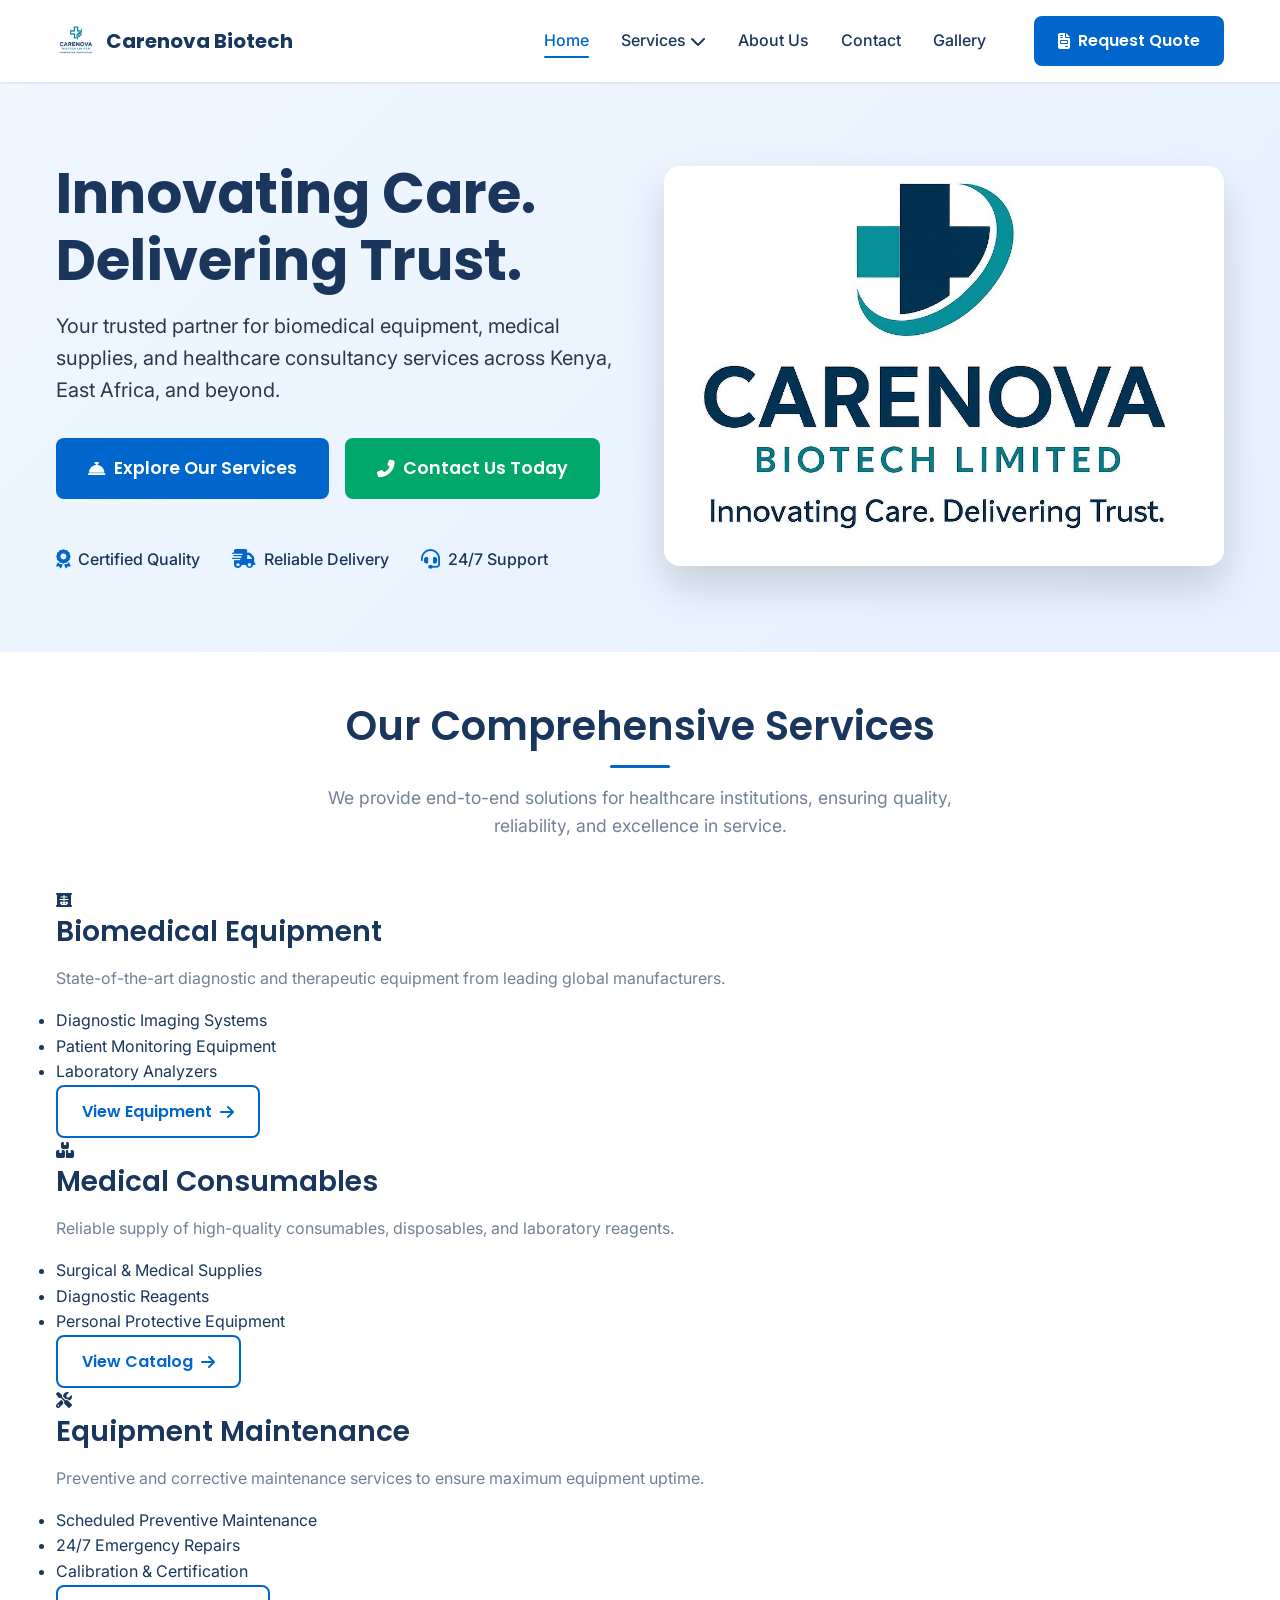
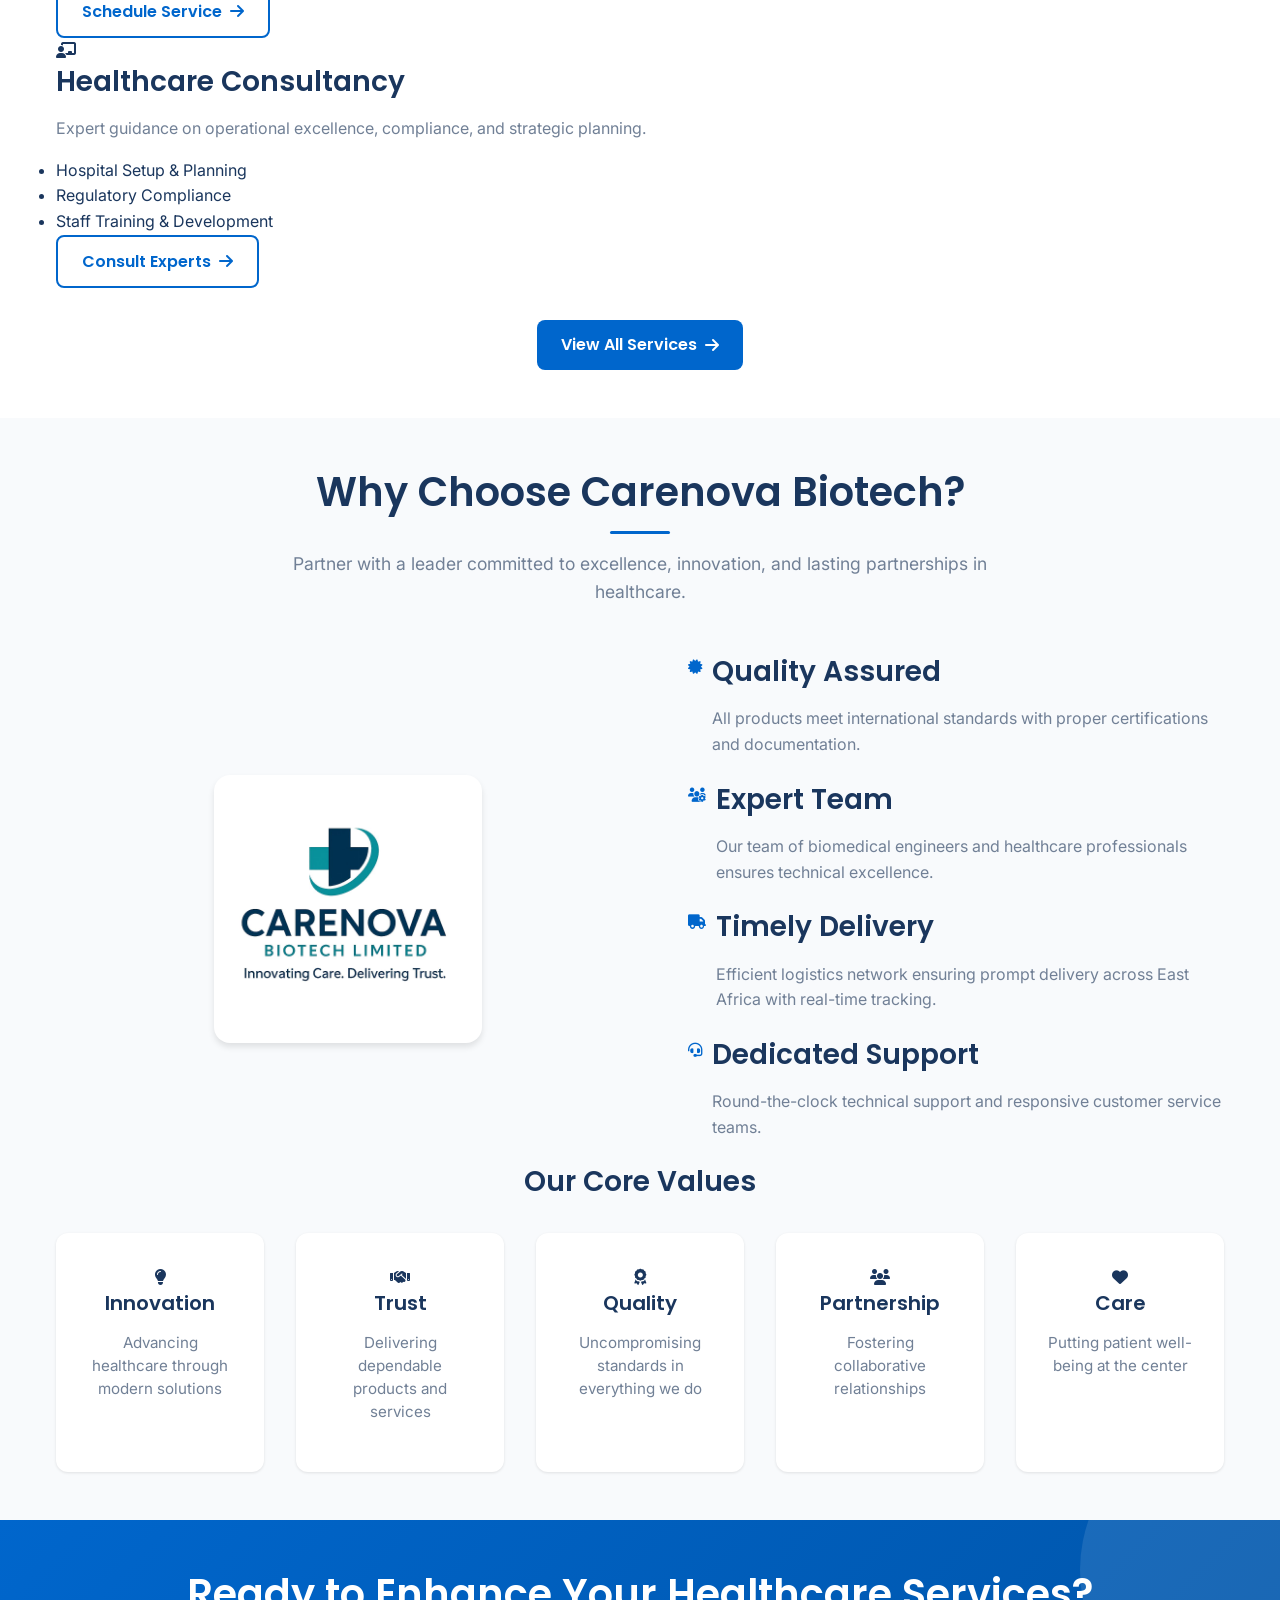
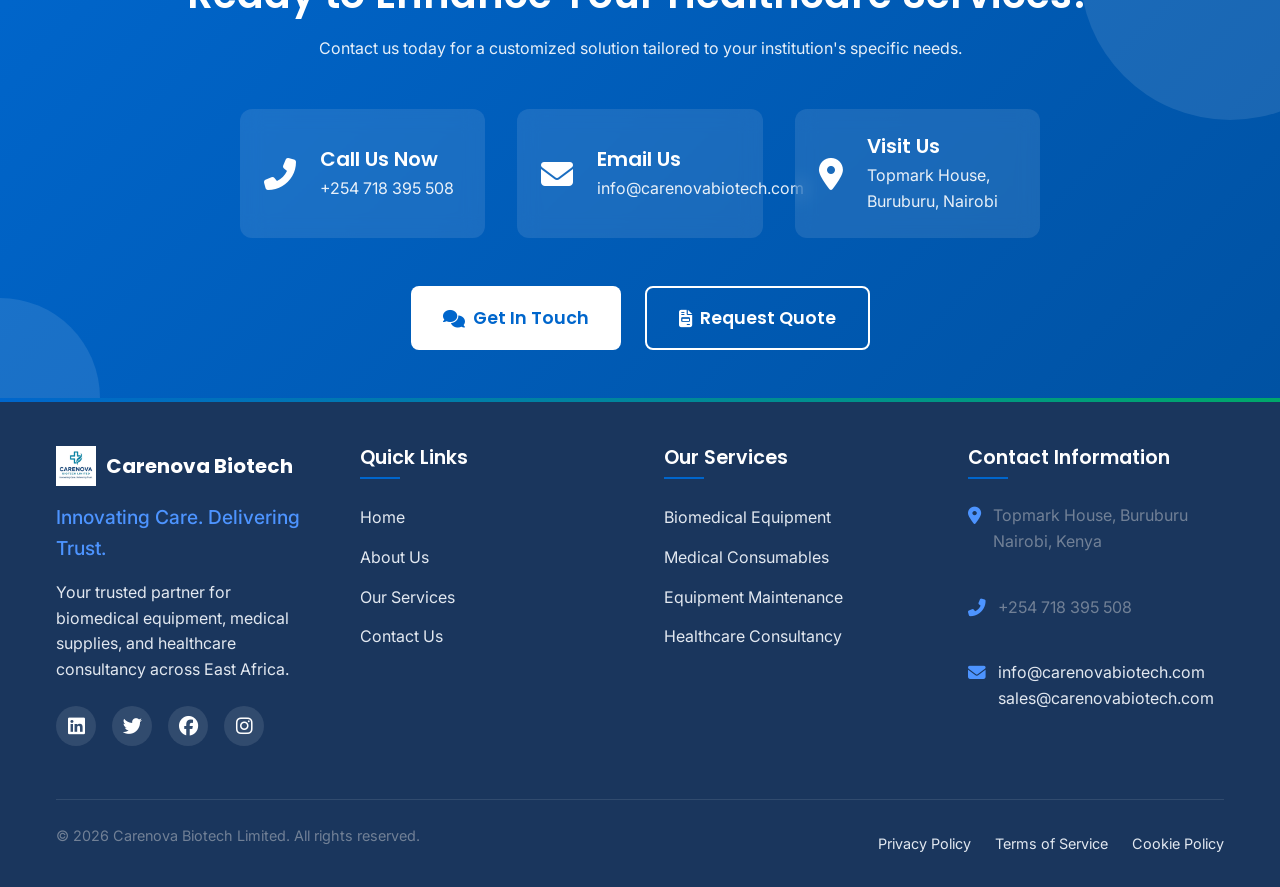
<file: index.html>
<!DOCTYPE html>
<html lang="en">
<head>
    <meta charset="UTF-8">
    <meta name="viewport" content="width=device-width, initial-scale=1.0">
    <title>Carenova Biotech | Innovating Care. Delivering Trust.</title>
    
    <!-- Meta Description for SEO -->
    <meta name="description" content="Carenova Biotech - Leading supplier of biomedical equipment, medical consumables, and healthcare consultancy services across Kenya and East Africa.">
    
    <!-- Favicon -->
    <link rel="icon" type="image/x-icon" href="images/logo.jpeg">
    
    <!-- Fonts -->
    <link rel="preconnect" href="https://fonts.googleapis.com">
    <link rel="preconnect" href="https://fonts.gstatic.com" crossorigin>
    <link href="https://fonts.googleapis.com/css2?family=Inter:wght@300;400;500;600;700&family=Poppins:wght@400;500;600;700&display=swap" rel="stylesheet">
    
    <!-- Font Awesome Icons -->
    <link rel="stylesheet" href="https://cdnjs.cloudflare.com/ajax/libs/font-awesome/6.4.0/css/all.min.css">
    
    <!-- CSS Files -->
    <link rel="stylesheet" href="css/style.css">
    <link rel="stylesheet" href="css/pages.css">
    <link rel="stylesheet" href="css/responsive.css">
    
    <!-- Open Graph Meta Tags (for social sharing) -->
    <meta property="og:title" content="Carenova Biotech | Innovating Care. Delivering Trust.">
    <meta property="og:description" content="Your trusted partner for biomedical solutions in East Africa">
    <meta property="og:type" content="website">
    <meta property="og:image" content="https://www.carenovabiotech.com/images/hero/hero-home.jpeg">
    <meta property="og:url" content="https://www.carenovabiotech.com">
</head>
<body>
    <!-- ===== HEADER & NAVIGATION ===== -->
    <header class="header">
        <div class="container">
            <nav class="navbar">
                <!-- Logo -->
                <a href="index.html" class="logo">
                    <img src="images/logo.jpeg" alt="Carenova Biotech Logo" class="logo-img">
                    <span class="logo-text">Carenova Biotech</span>
                </a>
                
                <!-- Main Navigation Menu -->
                <ul class="nav-menu">
                    <li class="nav-item"><a href="index.html" class="nav-link active">Home</a></li>
                    
                    <!-- Services Dropdown -->
                    <li class="nav-item dropdown">
                        <a href="services.html" class="nav-link dropdown-toggle">
                            Services <i class="fas fa-chevron-down"></i>
                        </a>
                        <ul class="dropdown-menu">
                            <li><a href="equipment.html"><i class="fas fa-x-ray"></i> Biomedical Equipment</a></li>
                            <li><a href="consumables.html"><i class="fas fa-box-open"></i> Medical Consumables</a></li>
                            <li><a href="maintenance.html"><i class="fas fa-tools"></i> Equipment Maintenance</a></li>
                            <li><a href="consultancy.html"><i class="fas fa-chalkboard-teacher"></i> Healthcare Consultancy</a></li>
                        </ul>
                    </li>
                    
                    <li class="nav-item"><a href="about.html" class="nav-link">About Us</a></li>
                    <li class="nav-item"><a href="contact.html" class="nav-link">Contact</a></li>
                    <li class="nav-item"><a href="gallery.html" class="nav-link">Gallery</a></li>
                    
                    <!-- CTA Button -->
                    <li class="nav-item cta-btn">
                        <a href="contact.html#quote" class="btn btn-primary">
                            <i class="fas fa-file-invoice"></i> Request Quote
                        </a>
                    </li>
                </ul>
                
                <!-- Mobile Menu Toggle -->
                <button class="menu-toggle" aria-label="Toggle navigation">
                    <span class="menu-bar"></span>
                    <span class="menu-bar"></span>
                    <span class="menu-bar"></span>
                </button>
            </nav>
        </div>
    </header>

    <main>
        <!-- ===== HERO SECTION ===== -->
        <section class="hero">
            <div class="container">
                <div class="hero-content">
                    <h1 class="hero-title">Innovating Care. Delivering Trust.</h1>
                    <p class="hero-subtitle">
                        Your trusted partner for biomedical equipment, medical supplies, and healthcare consultancy services 
                        across Kenya, East Africa, and beyond.
                    </p>
                    <div class="hero-buttons">
                        <a href="services.html" class="btn btn-primary btn-large">
                            <i class="fas fa-concierge-bell"></i> Explore Our Services
                        </a>
                        <a href="contact.html" class="btn btn-secondary btn-large">
                            <i class="fas fa-phone-alt"></i> Contact Us Today
                        </a>
                    </div>
                    
                    <!-- Trust Indicators -->
                    <div class="trust-indicators">
                        <div class="trust-item">
                            <i class="fas fa-award"></i>
                            <span>Certified Quality</span>
                        </div>
                        <div class="trust-item">
                            <i class="fas fa-shipping-fast"></i>
                            <span>Reliable Delivery</span>
                        </div>
                        <div class="trust-item">
                            <i class="fas fa-headset"></i>
                            <span>24/7 Support</span>
                        </div>
                    </div>
                </div>
                
                <div class="hero-image">
                    <!-- Actual hero image - removed placeholder -->
                    <img src="images/hero/hero-home.jpeg" alt="Advanced medical equipment and healthcare solutions" class="hero-img">
                </div>
            </div>
        </section>

        <!-- ===== QUICK SERVICES OVERVIEW ===== -->
        <section class="quick-services section-padding">
            <div class="container">
                <div class="section-header">
                    <h2 class="section-title">Our Comprehensive Services</h2>
                    <p class="section-subtitle">
                        We provide end-to-end solutions for healthcare institutions, ensuring quality, reliability, and excellence in service.
                    </p>
                </div>
                
                <div class="services-preview-grid">
                    <!-- Service 1: Equipment -->
                    <div class="service-preview-card">
                        <div class="preview-icon">
                            <i class="fas fa-x-ray"></i>
                        </div>
                        <h3 class="preview-title">Biomedical Equipment</h3>
                        <p class="preview-description">
                            State-of-the-art diagnostic and therapeutic equipment from leading global manufacturers.
                        </p>
                        <ul class="preview-features">
                            <li>Diagnostic Imaging Systems</li>
                            <li>Patient Monitoring Equipment</li>
                            <li>Laboratory Analyzers</li>
                        </ul>
                        <a href="equipment.html" class="btn btn-outline">
                            View Equipment <i class="fas fa-arrow-right"></i>
                        </a>
                    </div>
                    
                    <!-- Service 2: Consumables -->
                    <div class="service-preview-card">
                        <div class="preview-icon">
                            <i class="fas fa-boxes"></i>
                        </div>
                        <h3 class="preview-title">Medical Consumables</h3>
                        <p class="preview-description">
                            Reliable supply of high-quality consumables, disposables, and laboratory reagents.
                        </p>
                        <ul class="preview-features">
                            <li>Surgical & Medical Supplies</li>
                            <li>Diagnostic Reagents</li>
                            <li>Personal Protective Equipment</li>
                        </ul>
                        <a href="consumables.html" class="btn btn-outline">
                            View Catalog <i class="fas fa-arrow-right"></i>
                        </a>
                    </div>
                    
                    <!-- Service 3: Maintenance -->
                    <div class="service-preview-card">
                        <div class="preview-icon">
                            <i class="fas fa-tools"></i>
                        </div>
                        <h3 class="preview-title">Equipment Maintenance</h3>
                        <p class="preview-description">
                            Preventive and corrective maintenance services to ensure maximum equipment uptime.
                        </p>
                        <ul class="preview-features">
                            <li>Scheduled Preventive Maintenance</li>
                            <li>24/7 Emergency Repairs</li>
                            <li>Calibration & Certification</li>
                        </ul>
                        <a href="maintenance.html" class="btn btn-outline">
                            Schedule Service <i class="fas fa-arrow-right"></i>
                        </a>
                    </div>
                    
                    <!-- Service 4: Consultancy -->
                    <div class="service-preview-card">
                        <div class="preview-icon">
                            <i class="fas fa-chalkboard-teacher"></i>
                        </div>
                        <h3 class="preview-title">Healthcare Consultancy</h3>
                        <p class="preview-description">
                            Expert guidance on operational excellence, compliance, and strategic planning.
                        </p>
                        <ul class="preview-features">
                            <li>Hospital Setup & Planning</li>
                            <li>Regulatory Compliance</li>
                            <li>Staff Training & Development</li>
                        </ul>
                        <a href="consultancy.html" class="btn btn-outline">
                            Consult Experts <i class="fas fa-arrow-right"></i>
                        </a>
                    </div>
                </div>
                
                <div class="text-center mt-4">
                    <a href="services.html" class="btn btn-primary">
                        View All Services <i class="fas fa-arrow-right"></i>
                    </a>
                </div>
            </div>
        </section>

        <!-- ===== WHY CHOOSE CARENOVA ===== -->
        <section class="why-choose section-padding bg-light">
            <div class="container">
                <div class="section-header">
                    <h2 class="section-title">Why Choose Carenova Biotech?</h2>
                    <p class="section-subtitle">
                        Partner with a leader committed to excellence, innovation, and lasting partnerships in healthcare.
                    </p>
                </div>
                
                <div class="why-content">
                    <div class="why-image">
                        <!-- Actual image for why choose section -->
                        <img src="images/hero/hero-about.jpeg" alt="Trusted healthcare partnerships" class="why-img">
                    </div>
                    
                    <div class="why-features">
                        <div class="feature-item">
                            <div class="feature-icon">
                                <i class="fas fa-certificate"></i>
                            </div>
                            <div class="feature-text">
                                <h3>Quality Assured</h3>
                                <p>All products meet international standards with proper certifications and documentation.</p>
                            </div>
                        </div>
                        
                        <div class="feature-item">
                            <div class="feature-icon">
                                <i class="fas fa-users-cog"></i>
                            </div>
                            <div class="feature-text">
                                <h3>Expert Team</h3>
                                <p>Our team of biomedical engineers and healthcare professionals ensures technical excellence.</p>
                            </div>
                        </div>
                        
                        <div class="feature-item">
                            <div class="feature-icon">
                                <i class="fas fa-truck"></i>
                            </div>
                            <div class="feature-text">
                                <h3>Timely Delivery</h3>
                                <p>Efficient logistics network ensuring prompt delivery across East Africa with real-time tracking.</p>
                            </div>
                        </div>
                        
                        <div class="feature-item">
                            <div class="feature-icon">
                                <i class="fas fa-headset"></i>
                            </div>
                            <div class="feature-text">
                                <h3>Dedicated Support</h3>
                                <p>Round-the-clock technical support and responsive customer service teams.</p>
                            </div>
                        </div>
                    </div>
                </div>
                
                <!-- Core Values Display -->
                <div class="core-values">
                    <h3 class="text-center">Our Core Values</h3>
                    <div class="values-grid">
                        <div class="value-card">
                            <i class="fas fa-lightbulb"></i>
                            <h4>Innovation</h4>
                            <p>Advancing healthcare through modern solutions</p>
                        </div>
                        <div class="value-card">
                            <i class="fas fa-handshake"></i>
                            <h4>Trust</h4>
                            <p>Delivering dependable products and services</p>
                        </div>
                        <div class="value-card">
                            <i class="fas fa-award"></i>
                            <h4>Quality</h4>
                            <p>Uncompromising standards in everything we do</p>
                        </div>
                        <div class="value-card">
                            <i class="fas fa-users"></i>
                            <h4>Partnership</h4>
                            <p>Fostering collaborative relationships</p>
                        </div>
                        <div class="value-card">
                            <i class="fas fa-heart"></i>
                            <h4>Care</h4>
                            <p>Putting patient well-being at the center</p>
                        </div>
                    </div>
                </div>
            </div>
        </section>

        <!-- ===== CALL TO ACTION ===== -->
        <section class="cta-section">
            <div class="container">
                <div class="cta-content">
                    <h2>Ready to Enhance Your Healthcare Services?</h2>
                    <p>Contact us today for a customized solution tailored to your institution's specific needs.</p>
                    
                    <div class="cta-contact-info">
                        <div class="contact-info-item">
                            <i class="fas fa-phone-alt"></i>
                            <div>
                                <h4>Call Us Now</h4>
                                <p>+254 718 395 508</p>
                            </div>
                        </div>
                        <div class="contact-info-item">
                            <i class="fas fa-envelope"></i>
                            <div>
                                <h4>Email Us</h4>
                                <p>info@carenovabiotech.com</p>
                            </div>
                        </div>
                        <div class="contact-info-item">
                            <i class="fas fa-map-marker-alt"></i>
                            <div>
                                <h4>Visit Us</h4>
                                <p>Topmark House, Buruburu, Nairobi</p>
                            </div>
                        </div>
                    </div>
                    
                    <div class="cta-buttons">
                        <a href="contact.html" class="btn btn-light btn-large">
                            <i class="fas fa-comments"></i> Get In Touch
                        </a>
                        <a href="contact.html#quote" class="btn btn-outline-light btn-large">
                            <i class="fas fa-file-invoice"></i> Request Quote
                        </a>
                    </div>
                </div>
            </div>
        </section>
    </main>

    <!-- ===== FOOTER ===== -->
    <footer class="footer">
        <div class="container">
            <div class="footer-content">
                <!-- Company Info -->
                <div class="footer-brand">
                    <a href="index.html" class="logo">
                        <img src="images/logo.jpeg" alt="Carenova Biotech Logo" class="logo-img">
                        <span class="logo-text">Carenova Biotech</span>
                    </a>
                    <p class="footer-tagline">Innovating Care. Delivering Trust.</p>
                    <p class="footer-description">
                        Your trusted partner for biomedical equipment, medical supplies, and healthcare consultancy across East Africa.
                    </p>
                    
                    <!-- Social Links -->
                    <div class="social-links">
                        <a href="#" aria-label="LinkedIn"><i class="fab fa-linkedin"></i></a>
                        <a href="#" aria-label="Twitter"><i class="fab fa-twitter"></i></a>
                        <a href="#" aria-label="Facebook"><i class="fab fa-facebook"></i></a>
                        <a href="#" aria-label="Instagram"><i class="fab fa-instagram"></i></a>
                    </div>
                </div>
                
                <!-- Quick Links -->
                <div class="footer-links">
                    <h3>Quick Links</h3>
                    <ul>
                        <li><a href="index.html">Home</a></li>
                        <li><a href="about.html">About Us</a></li>
                        <li><a href="services.html">Our Services</a></li>
                        <li><a href="contact.html">Contact Us</a></li>
                    </ul>
                </div>
                
                <!-- Services Links -->
                <div class="footer-services">
                    <h3>Our Services</h3>
                    <ul>
                        <li><a href="equipment.html">Biomedical Equipment</a></li>
                        <li><a href="consumables.html">Medical Consumables</a></li>
                        <li><a href="maintenance.html">Equipment Maintenance</a></li>
                        <li><a href="consultancy.html">Healthcare Consultancy</a></li>
                    </ul>
                </div>
                
                <!-- Contact Info -->
                <div class="footer-contact">
                    <h3>Contact Information</h3>
                    <div class="contact-item">
                        <i class="fas fa-map-marker-alt"></i>
                        <p>Topmark House, Buruburu<br>Nairobi, Kenya</p>
                    </div>
                    <div class="contact-item">
                        <i class="fas fa-phone-alt"></i>
                        <p>+254 718 395 508</p>
                    </div>
                    <div class="contact-item">
                        <i class="fas fa-envelope"></i>
                        <p>
                            <a href="mailto:info@carenovabiotech.com">info@carenovabiotech.com</a><br>
                            <a href="mailto:sales@carenovabiotech.com">sales@carenovabiotech.com</a>
                        </p>
                    </div>
                </div>
            </div>
            
            <!-- Footer Bottom -->
            <div class="footer-bottom">
                <p>&copy; <span id="currentYear"></span> Carenova Biotech Limited. All rights reserved.</p>
                <div class="footer-legal">
                    <a href="#">Privacy Policy</a>
                    <a href="#">Terms of Service</a>
                    <a href="#">Cookie Policy</a>
                </div>
            </div>
        </div>
    </footer>

    <!-- Back to Top Button -->
    <button id="backToTop" class="back-to-top" aria-label="Back to top">
        <i class="fas fa-chevron-up"></i>
    </button>

    <!-- JavaScript Files -->
    <script src="js/main.js"></script>
    <script>
        // Set current year in footer
        document.getElementById('currentYear').textContent = new Date().getFullYear();
        
        // Set active navigation link
        document.addEventListener('DOMContentLoaded', function() {
            const currentPage = window.location.pathname.split('/').pop() || 'index.html';
            const navLinks = document.querySelectorAll('.nav-link');
            
            navLinks.forEach(link => {
                const linkPage = link.getAttribute('href');
                if (currentPage === linkPage || 
                    (currentPage === '' && linkPage === 'index.html')) {
                    link.classList.add('active');
                }
            });
        });
    </script>
</body>
</html>
</file>
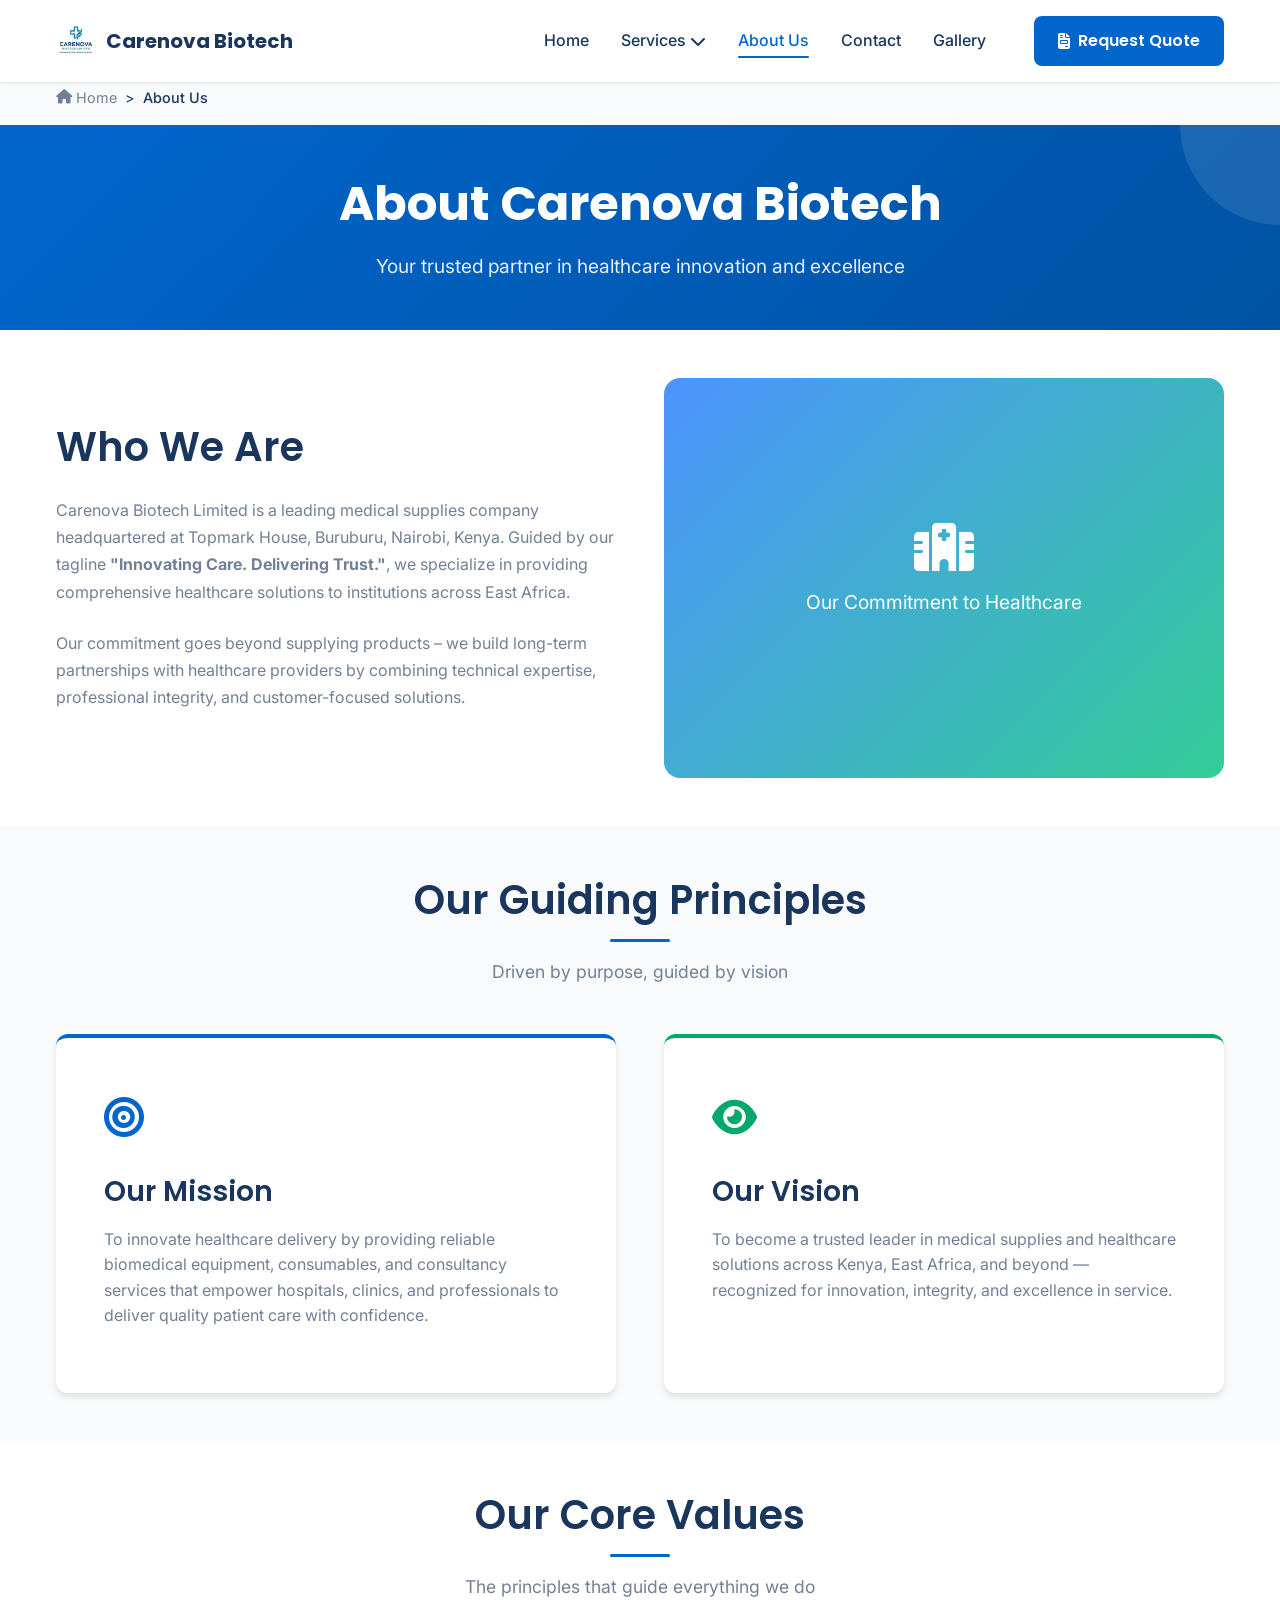
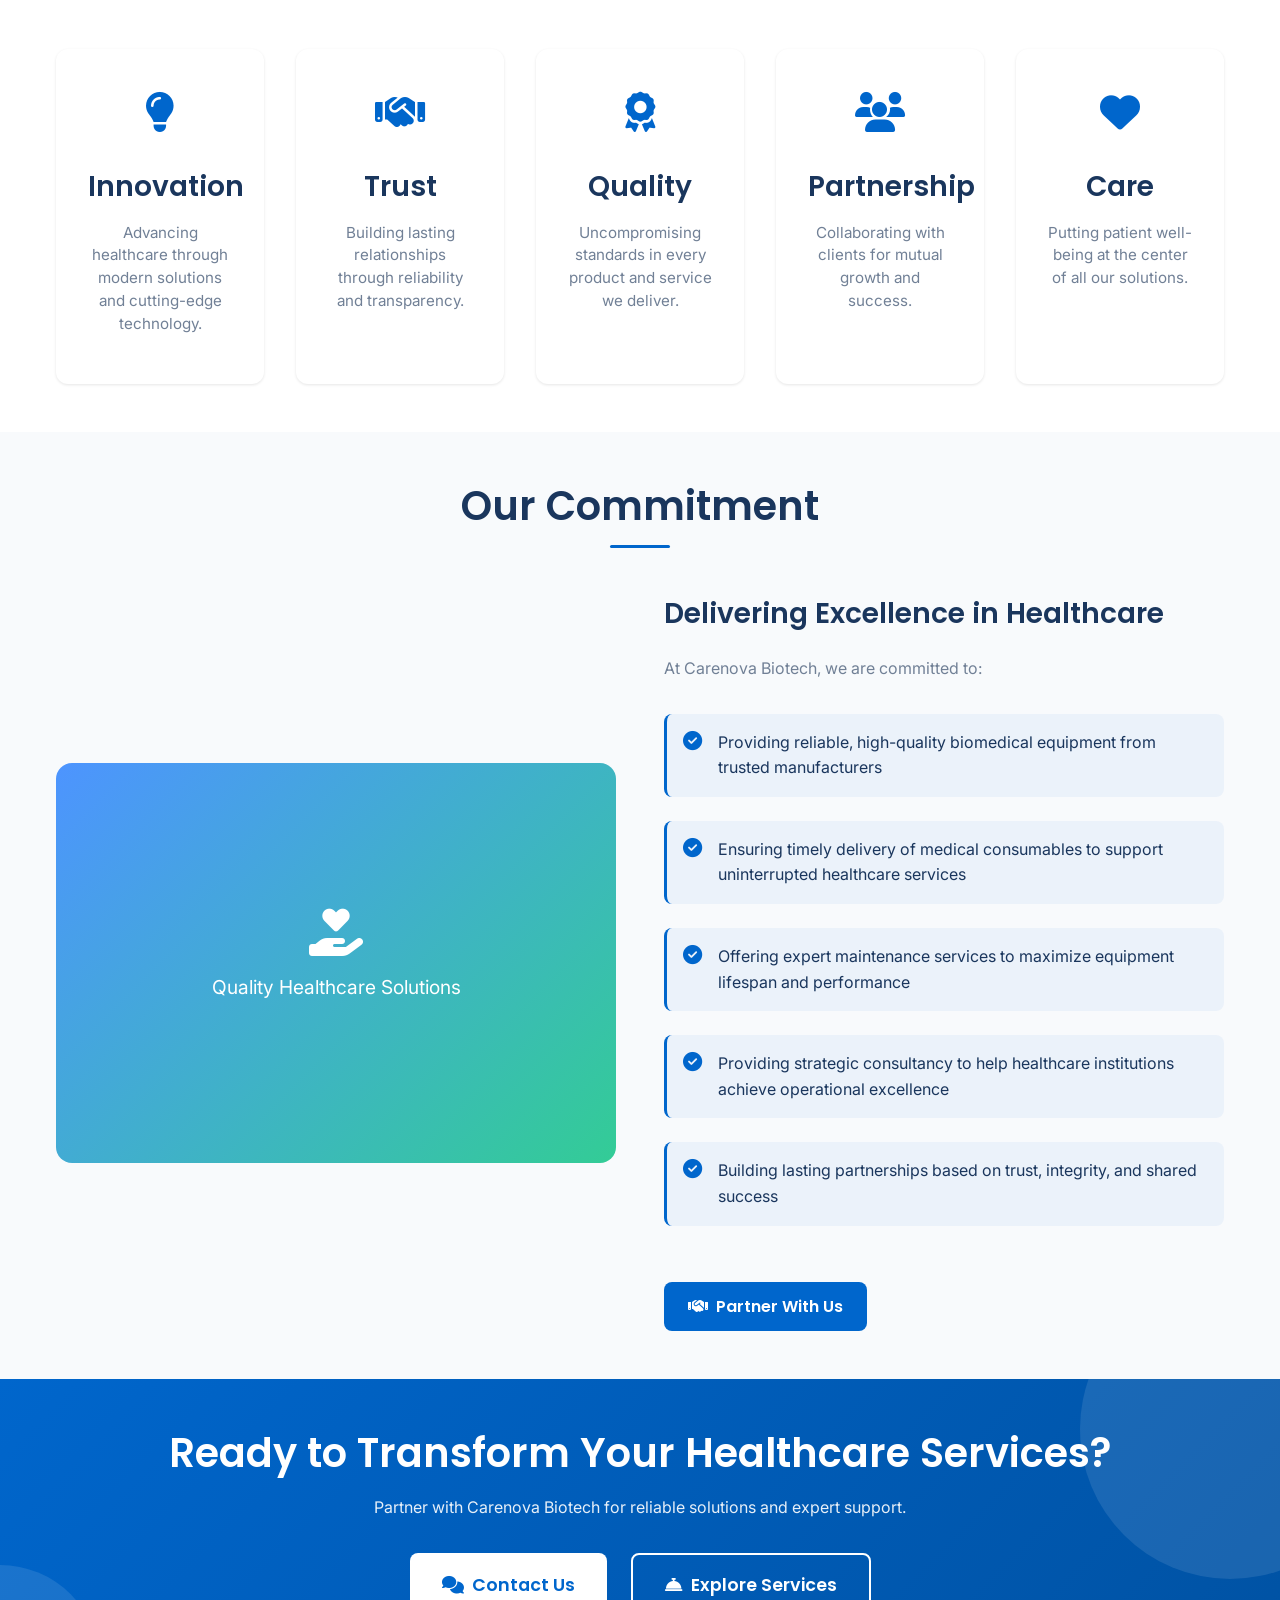
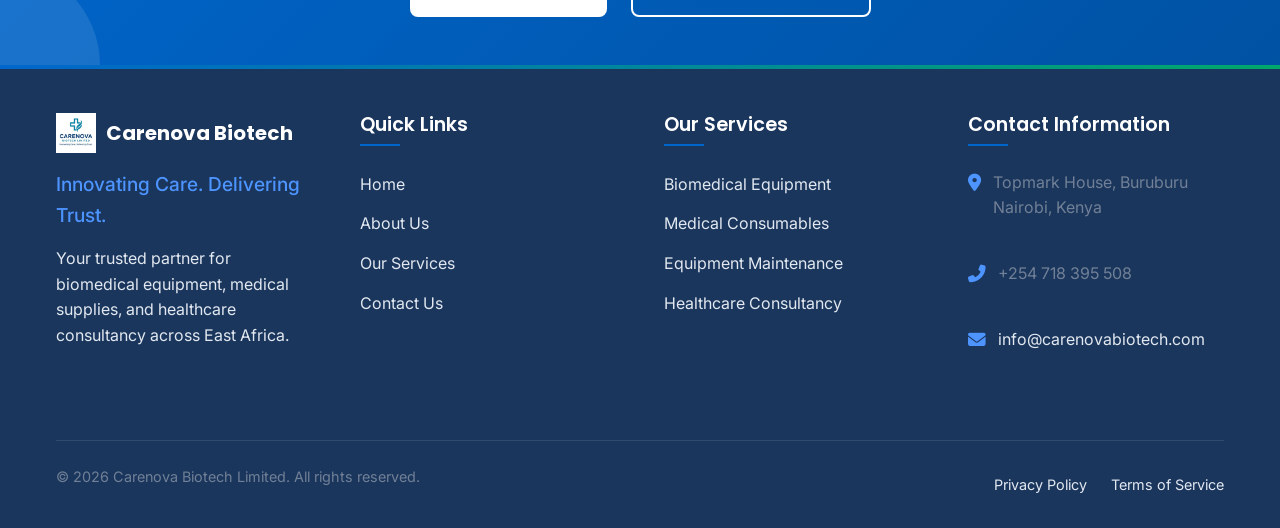
<file: about.html>
<!DOCTYPE html>
<html lang="en">
<head>
    <meta charset="UTF-8">
    <meta name="viewport" content="width=device-width, initial-scale=1.0">
    <title>About Us | Carenova Biotech</title>
    
    <!-- Meta Description -->
    <meta name="description" content="Learn about Carenova Biotech - Our mission, vision, values, and commitment to revolutionizing healthcare delivery in East Africa.">
    
    <!-- Favicon -->
    <link rel="icon" type="image/x-icon" href="images/logo.jpeg">
    
    <!-- Fonts -->
    <link rel="preconnect" href="https://fonts.googleapis.com">
    <link rel="preconnect" href="https://fonts.gstatic.com" crossorigin>
    <link href="https://fonts.googleapis.com/css2?family=Inter:wght@300;400;500;600;700&family=Poppins:wght@400;500;600;700&display=swap" rel="stylesheet">
    
    <!-- Font Awesome Icons -->
    <link rel="stylesheet" href="https://cdnjs.cloudflare.com/ajax/libs/font-awesome/6.4.0/css/all.min.css">
    
    <!-- CSS Files -->
    <link rel="stylesheet" href="css/style.css">
    <link rel="stylesheet" href="css/pages.css">
</head>
<body>
    <!-- ===== HEADER ===== -->
    <header class="header">
        <div class="container">
            <nav class="navbar">
                <!-- Logo -->
                <a href="index.html" class="logo">
                    <img src="images/logo.jpeg" alt="Carenova Biotech Logo" class="logo-img">
                    <span class="logo-text">Carenova Biotech</span>
                </a>
                
                <!-- Main Navigation Menu -->
                <ul class="nav-menu">
                    <li class="nav-item"><a href="index.html" class="nav-link active">Home</a></li>
                    
                    <!-- Services Dropdown -->
                    <li class="nav-item dropdown">
                        <a href="services.html" class="nav-link dropdown-toggle">
                            Services <i class="fas fa-chevron-down"></i>
                        </a>
                        <ul class="dropdown-menu">
                            <li><a href="equipment.html"><i class="fas fa-x-ray"></i> Biomedical Equipment</a></li>
                            <li><a href="consumables.html"><i class="fas fa-box-open"></i> Medical Consumables</a></li>
                            <li><a href="maintenance.html"><i class="fas fa-tools"></i> Equipment Maintenance</a></li>
                            <li><a href="consultancy.html"><i class="fas fa-chalkboard-teacher"></i> Healthcare Consultancy</a></li>
                        </ul>
                    </li>
                    
                    <li class="nav-item"><a href="about.html" class="nav-link">About Us</a></li>
                    <li class="nav-item"><a href="contact.html" class="nav-link">Contact</a></li>
                    <li class="nav-item"><a href="gallery.html" class="nav-link">Gallery</a></li>
                    
                    <!-- CTA Button -->
                    <li class="nav-item cta-btn">
                        <a href="contact.html#quote" class="btn btn-primary">
                            <i class="fas fa-file-invoice"></i> Request Quote
                        </a>
                    </li>
                </ul>
                
                <!-- Mobile Menu Toggle -->
                <button class="menu-toggle" aria-label="Toggle navigation">
                    <span class="menu-bar"></span>
                    <span class="menu-bar"></span>
                    <span class="menu-bar"></span>
                </button>
            </nav>
        </div>
    </header>

    <main>
        <!-- ===== BREADCRUMB ===== -->
        <nav class="breadcrumb">
            <div class="container">
                <a href="index.html"><i class="fas fa-home"></i> Home</a> &gt;
                <span>About Us</span>
            </div>
        </nav>

        <!-- ===== PAGE HERO ===== -->
        <section class="page-hero">
            <div class="container">
                <h1>About Carenova Biotech</h1>
                <p>Your trusted partner in healthcare innovation and excellence</p>
            </div>
        </section>

        <!-- ===== COMPANY OVERVIEW ===== -->
        <section class="company-overview section-padding">
            <div class="container">
                <div class="overview-content">
                    <div class="overview-text">
                        <h2>Who We Are</h2>
                        <p>
                            Carenova Biotech Limited is a leading medical supplies company headquartered at Topmark House, 
                            Buruburu, Nairobi, Kenya. Guided by our tagline <strong>"Innovating Care. Delivering Trust."</strong>, 
                            we specialize in providing comprehensive healthcare solutions to institutions across East Africa.
                        </p>
                        <p>
                            Our commitment goes beyond supplying products – we build long-term partnerships with healthcare 
                            providers by combining technical expertise, professional integrity, and customer-focused solutions.
                        </p>
                    </div>
                    <div class="overview-image">
                        <div class="image-placeholder">
                            <i class="fas fa-hospital-alt"></i>
                            <p>Our Commitment to Healthcare</p>
                        </div>
                    </div>
                </div>
            </div>
        </section>

        <!-- ===== MISSION & VISION ===== -->
        <section class="mission-vision section-padding bg-light">
            <div class="container">
                <div class="section-header">
                    <h2 class="section-title">Our Guiding Principles</h2>
                    <p class="section-subtitle">Driven by purpose, guided by vision</p>
                </div>
                
                <div class="mv-grid">
                    <div class="mv-card mission">
                        <div class="mv-icon">
                            <i class="fas fa-bullseye"></i>
                        </div>
                        <h3>Our Mission</h3>
                        <p>
                            To innovate healthcare delivery by providing reliable biomedical equipment, consumables, 
                            and consultancy services that empower hospitals, clinics, and professionals to deliver 
                            quality patient care with confidence.
                        </p>
                    </div>
                    
                    <div class="mv-card vision">
                        <div class="mv-icon">
                            <i class="fas fa-eye"></i>
                        </div>
                        <h3>Our Vision</h3>
                        <p>
                            To become a trusted leader in medical supplies and healthcare solutions across Kenya, 
                            East Africa, and beyond — recognized for innovation, integrity, and excellence in service.
                        </p>
                    </div>
                </div>
            </div>
        </section>

        <!-- ===== CORE VALUES ===== -->
        <section class="values-section section-padding">
            <div class="container">
                <div class="section-header">
                    <h2 class="section-title">Our Core Values</h2>
                    <p class="section-subtitle">The principles that guide everything we do</p>
                </div>
                
                <div class="values-grid">
                    <div class="value-card">
                        <div class="value-icon">
                            <i class="fas fa-lightbulb"></i>
                        </div>
                        <h3>Innovation</h3>
                        <p>Advancing healthcare through modern solutions and cutting-edge technology.</p>
                    </div>
                    
                    <div class="value-card">
                        <div class="value-icon">
                            <i class="fas fa-handshake"></i>
                        </div>
                        <h3>Trust</h3>
                        <p>Building lasting relationships through reliability and transparency.</p>
                    </div>
                    
                    <div class="value-card">
                        <div class="value-icon">
                            <i class="fas fa-award"></i>
                        </div>
                        <h3>Quality</h3>
                        <p>Uncompromising standards in every product and service we deliver.</p>
                    </div>
                    
                    <div class="value-card">
                        <div class="value-icon">
                            <i class="fas fa-users"></i>
                        </div>
                        <h3>Partnership</h3>
                        <p>Collaborating with clients for mutual growth and success.</p>
                    </div>
                    
                    <div class="value-card">
                        <div class="value-icon">
                            <i class="fas fa-heart"></i>
                        </div>
                        <h3>Care</h3>
                        <p>Putting patient well-being at the center of all our solutions.</p>
                    </div>
                </div>
            </div>
        </section>

        <!-- ===== OUR COMMITMENT ===== -->
        <section class="commitment section-padding bg-light">
            <div class="container">
                <div class="section-header">
                    <h2 class="section-title">Our Commitment</h2>
                </div>
                
                <div class="commitment-content">
                    <div class="commitment-image">
                        <div class="image-placeholder">
                            <i class="fas fa-hand-holding-heart"></i>
                            <p>Quality Healthcare Solutions</p>
                        </div>
                    </div>
                    
                    <div class="commitment-text">
                        <h3>Delivering Excellence in Healthcare</h3>
                        <p>At Carenova Biotech, we are committed to:</p>
                        
                        <ul class="commitment-list">
                            <li>
                                <i class="fas fa-check-circle"></i>
                                <span>Providing reliable, high-quality biomedical equipment from trusted manufacturers</span>
                            </li>
                            <li>
                                <i class="fas fa-check-circle"></i>
                                <span>Ensuring timely delivery of medical consumables to support uninterrupted healthcare services</span>
                            </li>
                            <li>
                                <i class="fas fa-check-circle"></i>
                                <span>Offering expert maintenance services to maximize equipment lifespan and performance</span>
                            </li>
                            <li>
                                <i class="fas fa-check-circle"></i>
                                <span>Providing strategic consultancy to help healthcare institutions achieve operational excellence</span>
                            </li>
                            <li>
                                <i class="fas fa-check-circle"></i>
                                <span>Building lasting partnerships based on trust, integrity, and shared success</span>
                            </li>
                        </ul>
                        
                        <a href="contact.html" class="btn btn-primary mt-3">
                            <i class="fas fa-handshake"></i> Partner With Us
                        </a>
                    </div>
                </div>
            </div>
        </section>

        <!-- ===== CTA SECTION ===== -->
        <section class="cta-section">
            <div class="container">
                <div class="cta-content">
                    <h2>Ready to Transform Your Healthcare Services?</h2>
                    <p>Partner with Carenova Biotech for reliable solutions and expert support.</p>
                    
                    <div class="cta-buttons">
                        <a href="contact.html" class="btn btn-light btn-large">
                            <i class="fas fa-comments"></i> Contact Us
                        </a>
                        <a href="services.html" class="btn btn-outline-light btn-large">
                            <i class="fas fa-concierge-bell"></i> Explore Services
                        </a>
                    </div>
                </div>
            </div>
        </section>
    </main>

    <!-- ===== FOOTER ===== -->
    <footer class="footer">
        <div class="container">
            <div class="footer-content">
                <!-- Company Info -->
                <div class="footer-brand">
                    <a href="index.html" class="logo">
                        <img src="images/logo.jpeg" alt="Carenova Biotech Logo" class="logo-img">
                        <span class="logo-text">Carenova Biotech</span>
                    </a>
                    <p class="footer-tagline">Innovating Care. Delivering Trust.</p>
                    <p class="footer-description">
                        Your trusted partner for biomedical equipment, medical supplies, and healthcare consultancy across East Africa.
                    </p>
                </div>
                
                <!-- Quick Links -->
                <div class="footer-links">
                    <h3>Quick Links</h3>
                    <ul>
                        <li><a href="index.html">Home</a></li>
                        <li><a href="about.html">About Us</a></li>
                        <li><a href="services.html">Our Services</a></li>
                        <li><a href="contact.html">Contact Us</a></li>
                    </ul>
                </div>
                
                <!-- Services Links -->
                <div class="footer-services">
                    <h3>Our Services</h3>
                    <ul>
                        <li><a href="equipment.html">Biomedical Equipment</a></li>
                        <li><a href="consumables.html">Medical Consumables</a></li>
                        <li><a href="maintenance.html">Equipment Maintenance</a></li>
                        <li><a href="consultancy.html">Healthcare Consultancy</a></li>
                    </ul>
                </div>
                
                <!-- Contact Info -->
                <div class="footer-contact">
                    <h3>Contact Information</h3>
                    <div class="contact-item">
                        <i class="fas fa-map-marker-alt"></i>
                        <p>Topmark House, Buruburu<br>Nairobi, Kenya</p>
                    </div>
                    <div class="contact-item">
                        <i class="fas fa-phone-alt"></i>
                        <p>+254 718 395 508</p>
                    </div>
                    <div class="contact-item">
                        <i class="fas fa-envelope"></i>
                        <p>
                            <a href="mailto:info@carenovabiotech.com">info@carenovabiotech.com</a>
                        </p>
                    </div>
                </div>
            </div>
            
            <!-- Footer Bottom -->
            <div class="footer-bottom">
                <p>&copy; <span id="currentYear"></span> Carenova Biotech Limited. All rights reserved.</p>
                <div class="footer-legal">
                    <a href="#">Privacy Policy</a>
                    <a href="#">Terms of Service</a>
                </div>
            </div>
        </div>
    </footer>

    <!-- Back to Top Button -->
    <button id="backToTop" class="back-to-top" aria-label="Back to top">
        <i class="fas fa-chevron-up"></i>
    </button>

    <!-- JavaScript Files -->
    <script src="js/main.js"></script>
    <script>
        // Set current year in footer
        document.getElementById('currentYear').textContent = new Date().getFullYear();
    </script>
</body>
</html>
</file>
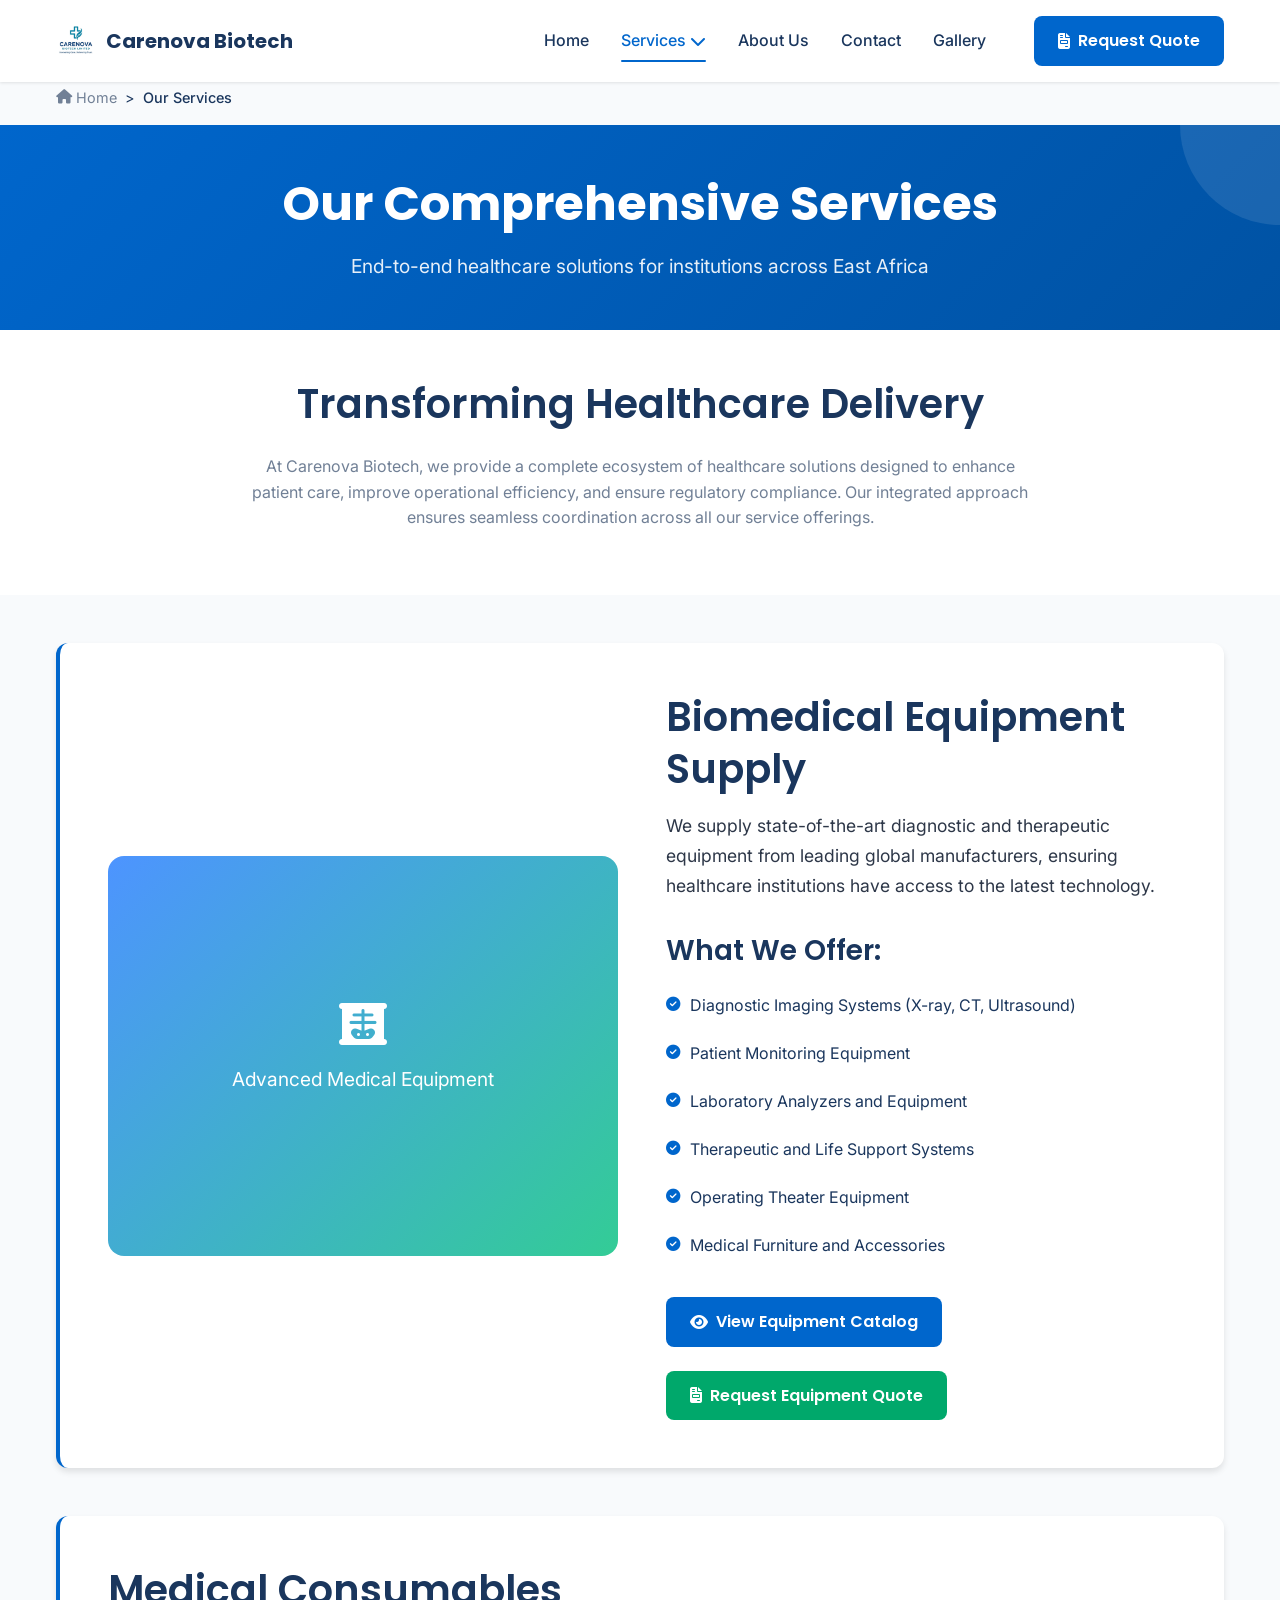
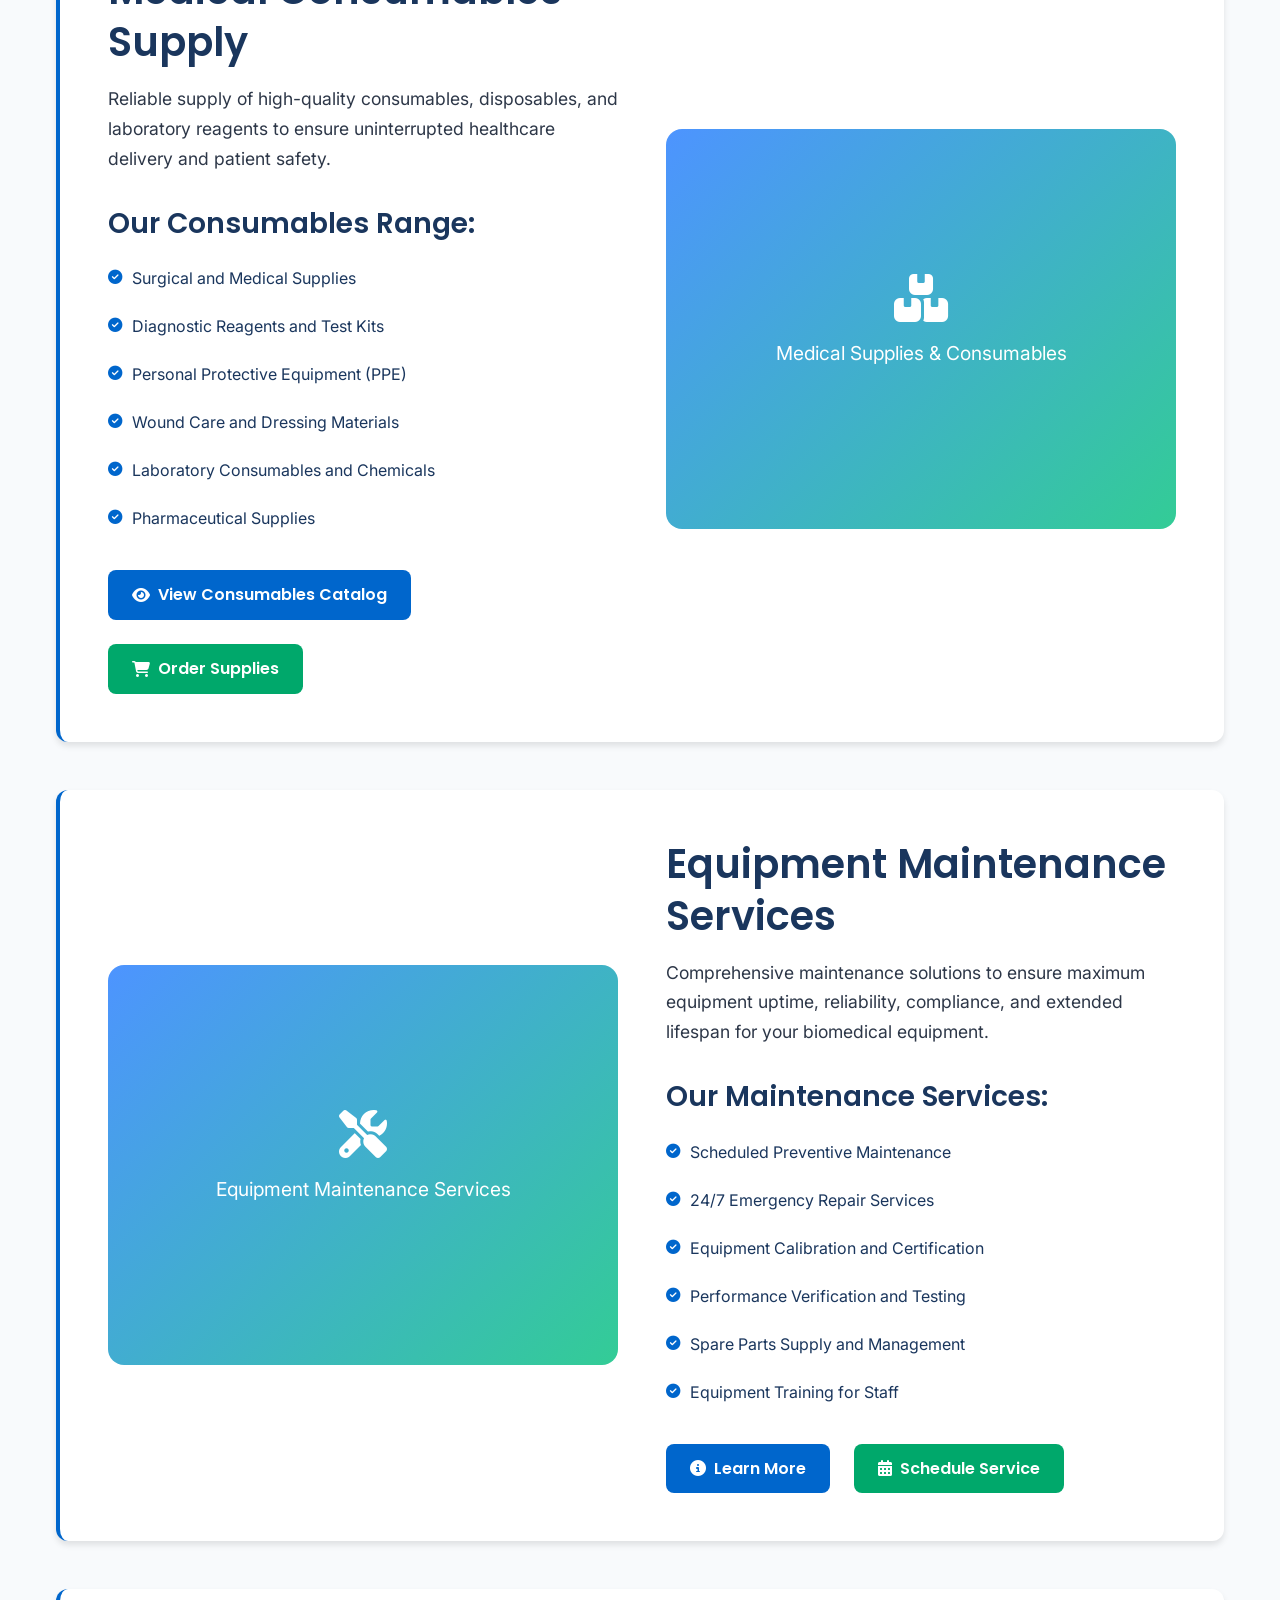
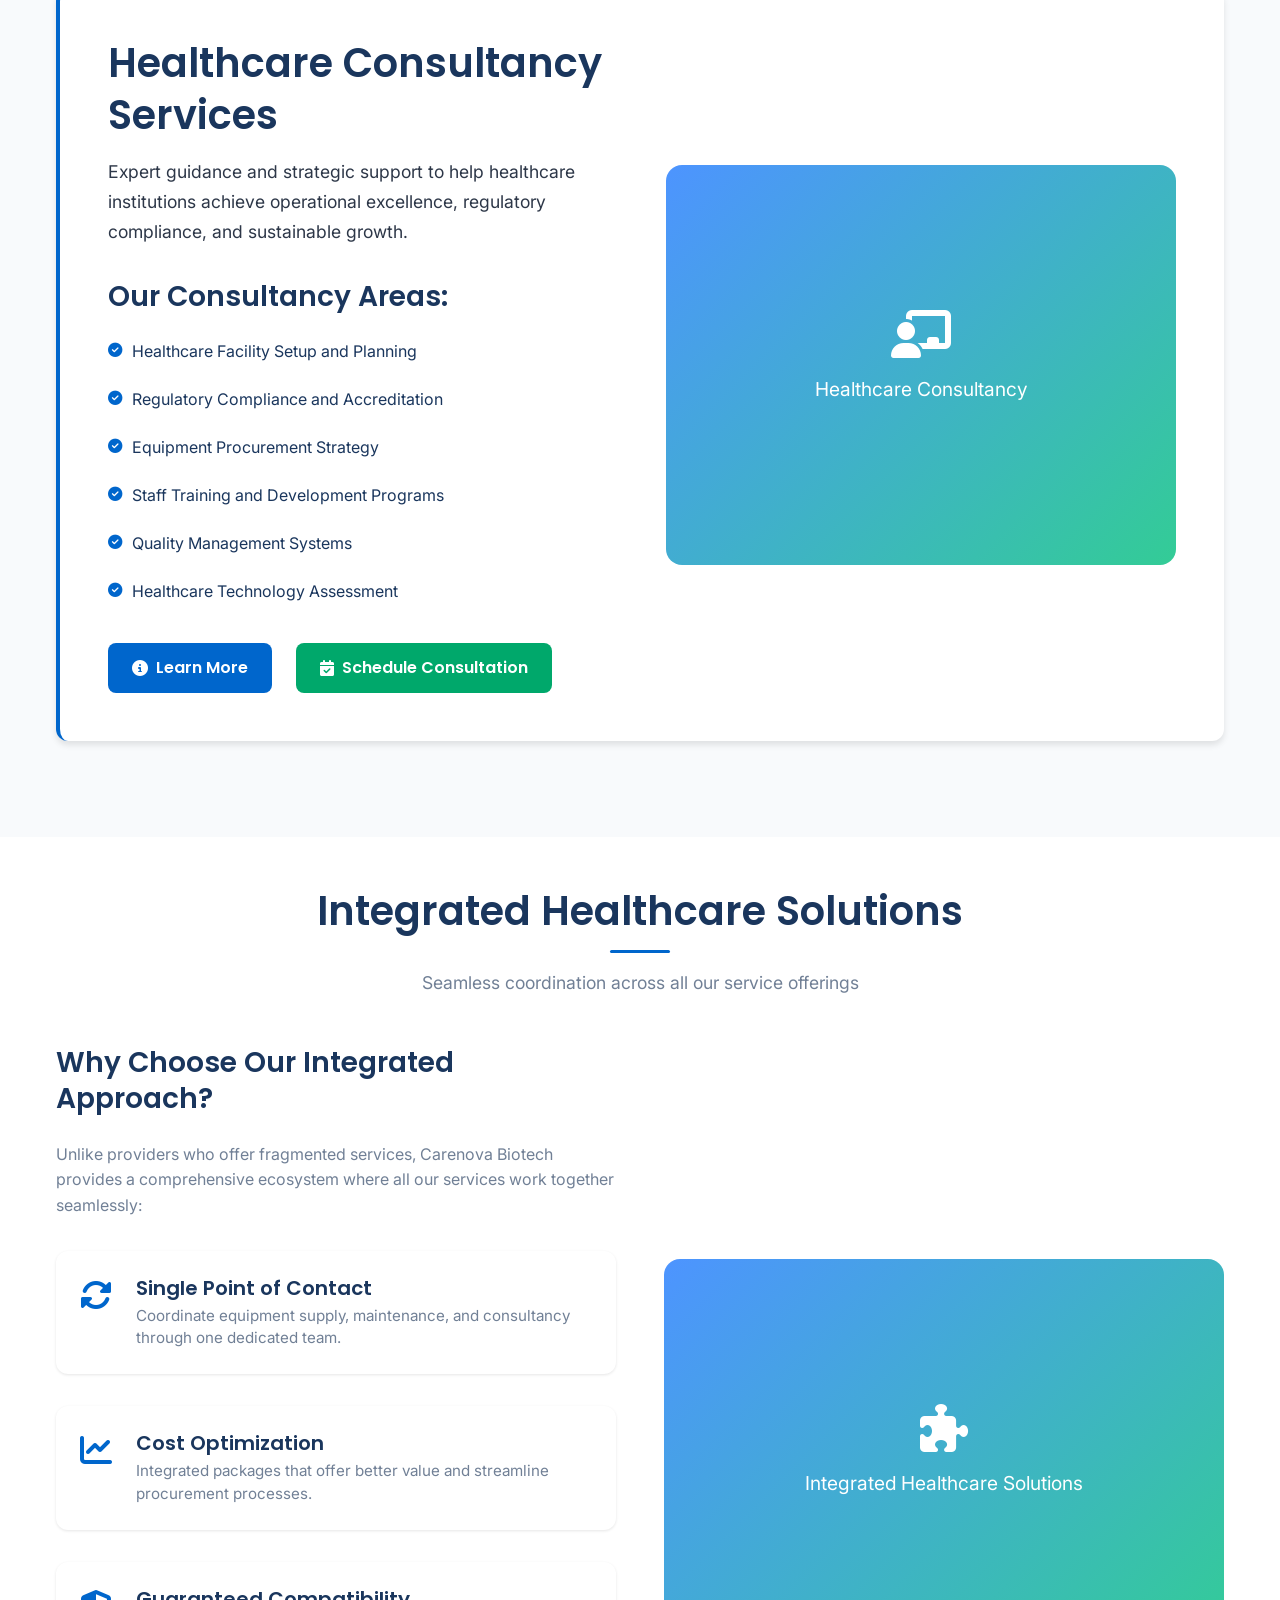
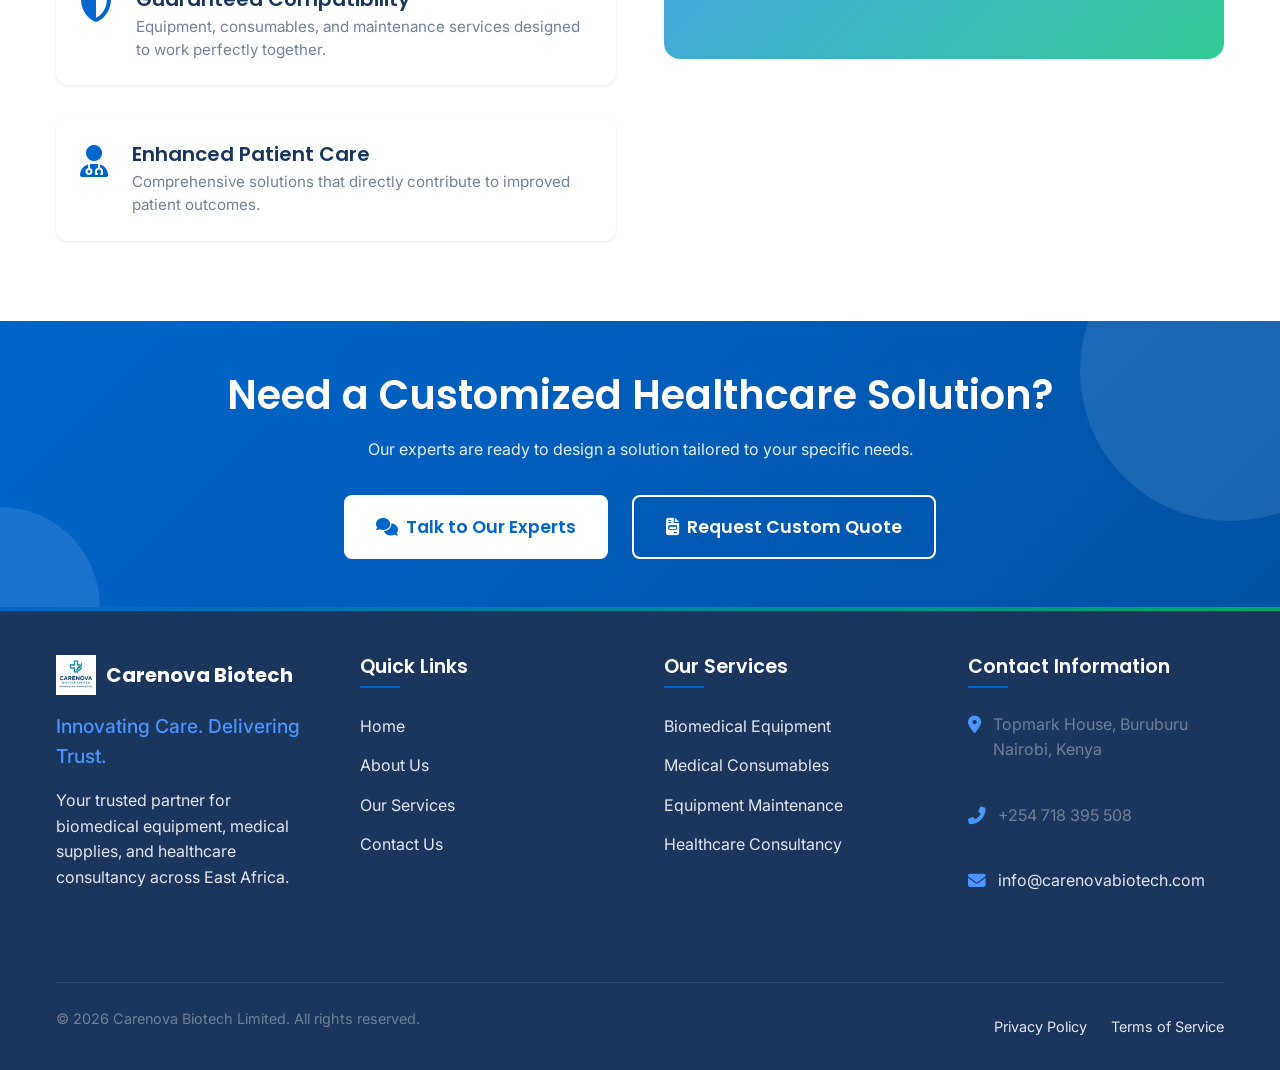
<file: services.html>
<!DOCTYPE html>
<html lang="en">
<head>
    <meta charset="UTF-8">
    <meta name="viewport" content="width=device-width, initial-scale=1.0">
    <title>Our Services | Carenova Biotech</title>
    
    <!-- Meta Description -->
    <meta name="description" content="Explore Carenova Biotech's comprehensive healthcare services: Biomedical equipment, medical consumables, maintenance, and consultancy.">
    
    <!-- Favicon -->
    <link rel="icon" type="image/x-icon" href="images/logo.jpeg">
    
    <!-- Fonts -->
    <link rel="preconnect" href="https://fonts.googleapis.com">
    <link rel="preconnect" href="https://fonts.gstatic.com" crossorigin>
    <link href="https://fonts.googleapis.com/css2?family=Inter:wght@300;400;500;600;700&family=Poppins:wght@400;500;600;700&display=swap" rel="stylesheet">
    
    <!-- Font Awesome Icons -->
    <link rel="stylesheet" href="https://cdnjs.cloudflare.com/ajax/libs/font-awesome/6.4.0/css/all.min.css">
    
    <!-- CSS Files -->
    <link rel="stylesheet" href="css/style.css">
    <link rel="stylesheet" href="css/pages.css">
</head>
<body>
    <!-- ===== HEADER ===== -->
    <header class="header">
        <div class="container">
            <nav class="navbar">
                <!-- Logo -->
                <a href="index.html" class="logo">
                    <img src="images/logo.jpeg" alt="Carenova Biotech Logo" class="logo-img">
                    <span class="logo-text">Carenova Biotech</span>
                </a>
                
                <!-- Main Navigation Menu -->
                <ul class="nav-menu">
                    <li class="nav-item"><a href="index.html" class="nav-link active">Home</a></li>
                    
                    <!-- Services Dropdown -->
                    <li class="nav-item dropdown">
                        <a href="services.html" class="nav-link dropdown-toggle">
                            Services <i class="fas fa-chevron-down"></i>
                        </a>
                        <ul class="dropdown-menu">
                            <li><a href="equipment.html"><i class="fas fa-x-ray"></i> Biomedical Equipment</a></li>
                            <li><a href="consumables.html"><i class="fas fa-box-open"></i> Medical Consumables</a></li>
                            <li><a href="maintenance.html"><i class="fas fa-tools"></i> Equipment Maintenance</a></li>
                            <li><a href="consultancy.html"><i class="fas fa-chalkboard-teacher"></i> Healthcare Consultancy</a></li>
                        </ul>
                    </li>
                    
                    <li class="nav-item"><a href="about.html" class="nav-link">About Us</a></li>
                    <li class="nav-item"><a href="contact.html" class="nav-link">Contact</a></li>
                    <li class="nav-item"><a href="gallery.html" class="nav-link">Gallery</a></li>
                    
                    <!-- CTA Button -->
                    <li class="nav-item cta-btn">
                        <a href="contact.html#quote" class="btn btn-primary">
                            <i class="fas fa-file-invoice"></i> Request Quote
                        </a>
                    </li>
                </ul>
                
                <!-- Mobile Menu Toggle -->
                <button class="menu-toggle" aria-label="Toggle navigation">
                    <span class="menu-bar"></span>
                    <span class="menu-bar"></span>
                    <span class="menu-bar"></span>
                </button>
            </nav>
        </div>
    </header>


    <main>
        <!-- ===== BREADCRUMB ===== -->
        <nav class="breadcrumb">
            <div class="container">
                <a href="index.html"><i class="fas fa-home"></i> Home</a> &gt;
                <span>Our Services</span>
            </div>
        </nav>

        <!-- ===== PAGE HERO ===== -->
        <section class="page-hero">
            <div class="container">
                <h1>Our Comprehensive Services</h1>
                <p>End-to-end healthcare solutions for institutions across East Africa</p>
            </div>
        </section>

        <!-- ===== SERVICES INTRODUCTION ===== -->
        <section class="services-intro section-padding">
            <div class="container">
                <div class="intro-content">
                    <h2>Transforming Healthcare Delivery</h2>
                    <p>
                        At Carenova Biotech, we provide a complete ecosystem of healthcare solutions designed to 
                        enhance patient care, improve operational efficiency, and ensure regulatory compliance. 
                        Our integrated approach ensures seamless coordination across all our service offerings.
                    </p>
                </div>
            </div>
        </section>

        <!-- ===== SERVICES DETAIL ===== -->
        <section class="services-detail section-padding bg-light">
            <div class="container">
                <!-- Equipment Service -->
                <div class="service-detail-card">
                    <div class="service-detail-image">
                        <div class="image-placeholder">
                            <i class="fas fa-x-ray"></i>
                            <p>Advanced Medical Equipment</p>
                        </div>
                    </div>
                    <div class="service-detail-content">
                        <h2>Biomedical Equipment Supply</h2>
                        <p class="service-overview">
                            We supply state-of-the-art diagnostic and therapeutic equipment from leading global 
                            manufacturers, ensuring healthcare institutions have access to the latest technology.
                        </p>
                        
                        <div class="service-features">
                            <h3>What We Offer:</h3>
                            <div class="features-grid">
                                <div class="feature-item">
                                    <i class="fas fa-check-circle"></i>
                                    <span>Diagnostic Imaging Systems (X-ray, CT, Ultrasound)</span>
                                </div>
                                <div class="feature-item">
                                    <i class="fas fa-check-circle"></i>
                                    <span>Patient Monitoring Equipment</span>
                                </div>
                                <div class="feature-item">
                                    <i class="fas fa-check-circle"></i>
                                    <span>Laboratory Analyzers and Equipment</span>
                                </div>
                                <div class="feature-item">
                                    <i class="fas fa-check-circle"></i>
                                    <span>Therapeutic and Life Support Systems</span>
                                </div>
                                <div class="feature-item">
                                    <i class="fas fa-check-circle"></i>
                                    <span>Operating Theater Equipment</span>
                                </div>
                                <div class="feature-item">
                                    <i class="fas fa-check-circle"></i>
                                    <span>Medical Furniture and Accessories</span>
                                </div>
                            </div>
                        </div>
                        
                        <div class="service-actions">
                            <a href="equipment.html" class="btn btn-primary">
                                <i class="fas fa-eye"></i> View Equipment Catalog
                            </a>
                            <a href="contact.html#quote" class="btn btn-secondary">
                                <i class="fas fa-file-invoice"></i> Request Equipment Quote
                            </a>
                        </div>
                    </div>
                </div>
                
                <!-- Consumables Service -->
                <div class="service-detail-card reverse">
                    <div class="service-detail-image">
                        <div class="image-placeholder">
                            <i class="fas fa-boxes"></i>
                            <p>Medical Supplies & Consumables</p>
                        </div>
                    </div>
                    <div class="service-detail-content">
                        <h2>Medical Consumables Supply</h2>
                        <p class="service-overview">
                            Reliable supply of high-quality consumables, disposables, and laboratory reagents 
                            to ensure uninterrupted healthcare delivery and patient safety.
                        </p>
                        
                        <div class="service-features">
                            <h3>Our Consumables Range:</h3>
                            <div class="features-grid">
                                <div class="feature-item">
                                    <i class="fas fa-check-circle"></i>
                                    <span>Surgical and Medical Supplies</span>
                                </div>
                                <div class="feature-item">
                                    <i class="fas fa-check-circle"></i>
                                    <span>Diagnostic Reagents and Test Kits</span>
                                </div>
                                <div class="feature-item">
                                    <i class="fas fa-check-circle"></i>
                                    <span>Personal Protective Equipment (PPE)</span>
                                </div>
                                <div class="feature-item">
                                    <i class="fas fa-check-circle"></i>
                                    <span>Wound Care and Dressing Materials</span>
                                </div>
                                <div class="feature-item">
                                    <i class="fas fa-check-circle"></i>
                                    <span>Laboratory Consumables and Chemicals</span>
                                </div>
                                <div class="feature-item">
                                    <i class="fas fa-check-circle"></i>
                                    <span>Pharmaceutical Supplies</span>
                                </div>
                            </div>
                        </div>
                        
                        <div class="service-actions">
                            <a href="consumables.html" class="btn btn-primary">
                                <i class="fas fa-eye"></i> View Consumables Catalog
                            </a>
                            <a href="contact.html#quote" class="btn btn-secondary">
                                <i class="fas fa-shopping-cart"></i> Order Supplies
                            </a>
                        </div>
                    </div>
                </div>
                
                <!-- Maintenance Service -->
                <div class="service-detail-card">
                    <div class="service-detail-image">
                        <div class="image-placeholder">
                            <i class="fas fa-tools"></i>
                            <p>Equipment Maintenance Services</p>
                        </div>
                    </div>
                    <div class="service-detail-content">
                        <h2>Equipment Maintenance Services</h2>
                        <p class="service-overview">
                            Comprehensive maintenance solutions to ensure maximum equipment uptime, reliability, 
                            compliance, and extended lifespan for your biomedical equipment.
                        </p>
                        
                        <div class="service-features">
                            <h3>Our Maintenance Services:</h3>
                            <div class="features-grid">
                                <div class="feature-item">
                                    <i class="fas fa-check-circle"></i>
                                    <span>Scheduled Preventive Maintenance</span>
                                </div>
                                <div class="feature-item">
                                    <i class="fas fa-check-circle"></i>
                                    <span>24/7 Emergency Repair Services</span>
                                </div>
                                <div class="feature-item">
                                    <i class="fas fa-check-circle"></i>
                                    <span>Equipment Calibration and Certification</span>
                                </div>
                                <div class="feature-item">
                                    <i class="fas fa-check-circle"></i>
                                    <span>Performance Verification and Testing</span>
                                </div>
                                <div class="feature-item">
                                    <i class="fas fa-check-circle"></i>
                                    <span>Spare Parts Supply and Management</span>
                                </div>
                                <div class="feature-item">
                                    <i class="fas fa-check-circle"></i>
                                    <span>Equipment Training for Staff</span>
                                </div>
                            </div>
                        </div>
                        
                        <div class="service-actions">
                            <a href="maintenance.html" class="btn btn-primary">
                                <i class="fas fa-info-circle"></i> Learn More
                            </a>
                            <a href="contact.html#maintenance" class="btn btn-secondary">
                                <i class="fas fa-calendar-alt"></i> Schedule Service
                            </a>
                        </div>
                    </div>
                </div>
                
                <!-- Consultancy Service -->
                <div class="service-detail-card reverse">
                    <div class="service-detail-image">
                        <div class="image-placeholder">
                            <i class="fas fa-chalkboard-teacher"></i>
                            <p>Healthcare Consultancy</p>
                        </div>
                    </div>
                    <div class="service-detail-content">
                        <h2>Healthcare Consultancy Services</h2>
                        <p class="service-overview">
                            Expert guidance and strategic support to help healthcare institutions achieve operational 
                            excellence, regulatory compliance, and sustainable growth.
                        </p>
                        
                        <div class="service-features">
                            <h3>Our Consultancy Areas:</h3>
                            <div class="features-grid">
                                <div class="feature-item">
                                    <i class="fas fa-check-circle"></i>
                                    <span>Healthcare Facility Setup and Planning</span>
                                </div>
                                <div class="feature-item">
                                    <i class="fas fa-check-circle"></i>
                                    <span>Regulatory Compliance and Accreditation</span>
                                </div>
                                <div class="feature-item">
                                    <i class="fas fa-check-circle"></i>
                                    <span>Equipment Procurement Strategy</span>
                                </div>
                                <div class="feature-item">
                                    <i class="fas fa-check-circle"></i>
                                    <span>Staff Training and Development Programs</span>
                                </div>
                                <div class="feature-item">
                                    <i class="fas fa-check-circle"></i>
                                    <span>Quality Management Systems</span>
                                </div>
                                <div class="feature-item">
                                    <i class="fas fa-check-circle"></i>
                                    <span>Healthcare Technology Assessment</span>
                                </div>
                            </div>
                        </div>
                        
                        <div class="service-actions">
                            <a href="consultancy.html" class="btn btn-primary">
                                <i class="fas fa-info-circle"></i> Learn More
                            </a>
                            <a href="contact.html#consultancy" class="btn btn-secondary">
                                <i class="fas fa-calendar-check"></i> Schedule Consultation
                            </a>
                        </div>
                    </div>
                </div>
            </div>
        </section>

        <!-- ===== INTEGRATED SOLUTIONS ===== -->
        <section class="integrated-solutions section-padding">
            <div class="container">
                <div class="section-header">
                    <h2 class="section-title">Integrated Healthcare Solutions</h2>
                    <p class="section-subtitle">Seamless coordination across all our service offerings</p>
                </div>
                
                <div class="integrated-content">
                    <div class="integrated-text">
                        <h3>Why Choose Our Integrated Approach?</h3>
                        <p>
                            Unlike providers who offer fragmented services, Carenova Biotech provides a 
                            comprehensive ecosystem where all our services work together seamlessly:
                        </p>
                        
                        <ul class="integrated-list">
                            <li>
                                <i class="fas fa-sync-alt"></i>
                                <div>
                                    <h4>Single Point of Contact</h4>
                                    <p>Coordinate equipment supply, maintenance, and consultancy through one dedicated team.</p>
                                </div>
                            </li>
                            <li>
                                <i class="fas fa-chart-line"></i>
                                <div>
                                    <h4>Cost Optimization</h4>
                                    <p>Integrated packages that offer better value and streamline procurement processes.</p>
                                </div>
                            </li>
                            <li>
                                <i class="fas fa-shield-alt"></i>
                                <div>
                                    <h4>Guaranteed Compatibility</h4>
                                    <p>Equipment, consumables, and maintenance services designed to work perfectly together.</p>
                                </div>
                            </li>
                            <li>
                                <i class="fas fa-user-md"></i>
                                <div>
                                    <h4>Enhanced Patient Care</h4>
                                    <p>Comprehensive solutions that directly contribute to improved patient outcomes.</p>
                                </div>
                            </li>
                        </ul>
                    </div>
                    
                    <div class="integrated-image">
                        <div class="image-placeholder">
                            <i class="fas fa-puzzle-piece"></i>
                            <p>Integrated Healthcare Solutions</p>
                        </div>
                    </div>
                </div>
            </div>
        </section>

        <!-- ===== CTA SECTION ===== -->
        <section class="cta-section">
            <div class="container">
                <div class="cta-content">
                    <h2>Need a Customized Healthcare Solution?</h2>
                    <p>Our experts are ready to design a solution tailored to your specific needs.</p>
                    
                    <div class="cta-buttons">
                        <a href="contact.html" class="btn btn-light btn-large">
                            <i class="fas fa-comments"></i> Talk to Our Experts
                        </a>
                        <a href="contact.html#quote" class="btn btn-outline-light btn-large">
                            <i class="fas fa-file-invoice"></i> Request Custom Quote
                        </a>
                    </div>
                </div>
            </div>
        </section>
    </main>

    <!-- ===== FOOTER ===== -->
    <footer class="footer">
        <div class="container">
            <div class="footer-content">
                <!-- Company Info -->
                <div class="footer-brand">
                    <a href="index.html" class="logo">
                        <img src="images/logo.jpeg" alt="Carenova Biotech Logo" class="logo-img">
                        <span class="logo-text">Carenova Biotech</span>
                    </a>
                    <p class="footer-tagline">Innovating Care. Delivering Trust.</p>
                    <p class="footer-description">
                        Your trusted partner for biomedical equipment, medical supplies, and healthcare consultancy across East Africa.
                    </p>
                </div>
                
                <!-- Quick Links -->
                <div class="footer-links">
                    <h3>Quick Links</h3>
                    <ul>
                        <li><a href="index.html">Home</a></li>
                        <li><a href="about.html">About Us</a></li>
                        <li><a href="services.html">Our Services</a></li>
                        <li><a href="contact.html">Contact Us</a></li>
                    </ul>
                </div>
                
                <!-- Services Links -->
                <div class="footer-services">
                    <h3>Our Services</h3>
                    <ul>
                        <li><a href="equipment.html">Biomedical Equipment</a></li>
                        <li><a href="consumables.html">Medical Consumables</a></li>
                        <li><a href="maintenance.html">Equipment Maintenance</a></li>
                        <li><a href="consultancy.html">Healthcare Consultancy</a></li>
                    </ul>
                </div>
                
                <!-- Contact Info -->
                <div class="footer-contact">
                    <h3>Contact Information</h3>
                    <div class="contact-item">
                        <i class="fas fa-map-marker-alt"></i>
                        <p>Topmark House, Buruburu<br>Nairobi, Kenya</p>
                    </div>
                    <div class="contact-item">
                        <i class="fas fa-phone-alt"></i>
                        <p>+254 718 395 508</p>
                    </div>
                    <div class="contact-item">
                        <i class="fas fa-envelope"></i>
                        <p>
                            <a href="mailto:info@carenovabiotech.com">info@carenovabiotech.com</a>
                        </p>
                    </div>
                </div>
            </div>
            
            <!-- Footer Bottom -->
            <div class="footer-bottom">
                <p>&copy; <span id="currentYear"></span> Carenova Biotech Limited. All rights reserved.</p>
                <div class="footer-legal">
                    <a href="#">Privacy Policy</a>
                    <a href="#">Terms of Service</a>
                </div>
            </div>
        </div>
    </footer>

    <!-- Back to Top Button -->
    <button id="backToTop" class="back-to-top" aria-label="Back to top">
        <i class="fas fa-chevron-up"></i>
    </button>

    <!-- JavaScript Files -->
    <script src="js/main.js"></script>
    <script>
        // Set current year in footer
        document.getElementById('currentYear').textContent = new Date().getFullYear();
    </script>
</body>
</html>
</file>
<file: css/style.css>
/* ===== CSS RESET & GLOBAL STYLES ===== */
* {
    margin: 0;
    padding: 0;
    box-sizing: border-box;
}

:root {
    /* Primary Colors (Medical/Healthcare theme) */
    --primary: #0066cc;       /* Trust Blue - Medical */
    --primary-dark: #0052a3;
    --primary-light: #4d94ff;
    --primary-rgb: 0, 102, 204;
    
    /* Secondary Colors */
    --secondary: #00a86b;     /* Healthcare Green */
    --secondary-dark: #008c5a;
    --secondary-light: #33cc96;
    
    /* Neutral Colors */
    --dark: #1a365d;
    --dark-light: #2d3748;
    --light: #f8fafc;
    --gray: #718096;
    --gray-light: #e2e8f0;
    --gray-lighter: #f7fafc;
    --white: #ffffff;
    --black: #000000;
    
    /* Accent Colors */
    --accent: #d64545;        /* Emergency/Alert Red */
    --accent-light: #ff6b6b;
    --warning: #f59e0b;       /* Warning Amber */
    --success: #10b981;       /* Success Green */
    
    /* Typography */
    --font-heading: 'Poppins', sans-serif;
    --font-body: 'Inter', sans-serif;
    
    /* Spacing */
    --spacing-xs: 0.5rem;     /* 8px */
    --spacing-sm: 1rem;       /* 16px */
    --spacing-md: 1.5rem;     /* 24px */
    --spacing-lg: 2rem;       /* 32px */
    --spacing-xl: 3rem;       /* 48px */
    --spacing-2xl: 4rem;      /* 64px */
    
    /* Border Radius */
    --radius-sm: 4px;
    --radius-md: 8px;
    --radius-lg: 12px;
    --radius-xl: 16px;
    --radius-round: 50%;
    
    /* Shadows */
    --shadow-sm: 0 1px 3px rgba(0, 0, 0, 0.1);
    --shadow-md: 0 4px 6px rgba(0, 0, 0, 0.1);
    --shadow-lg: 0 10px 25px rgba(0, 0, 0, 0.1);
    --shadow-xl: 0 20px 40px rgba(0, 0, 0, 0.15);
    
    /* Transitions */
    --transition-fast: 0.2s ease;
    --transition: 0.3s ease;
    --transition-slow: 0.5s ease;
    
    /* Z-index layers */
    --z-dropdown: 1000;
    --z-sticky: 1020;
    --z-fixed: 1030;
    --z-modal: 1040;
    --z-popover: 1050;
    --z-tooltip: 1060;
}

html {
    scroll-behavior: smooth;
    font-size: 16px;
}

body {
    font-family: var(--font-body);
    line-height: 1.6;
    color: var(--dark);
    background-color: var(--white);
    overflow-x: hidden;
    -webkit-font-smoothing: antialiased;
    -moz-osx-font-smoothing: grayscale;
}

.container {
    width: 100%;
    max-width: 1200px;
    margin: 0 auto;
    padding: 0 var(--spacing-sm);
}

/* ===== TYPOGRAPHY ===== */
h1, h2, h3, h4, h5, h6 {
    font-family: var(--font-heading);
    font-weight: 600;
    line-height: 1.3;
    margin-bottom: var(--spacing-sm);
    color: var(--dark);
}

h1 {
    font-size: 3rem;
    font-weight: 700;
}

h2 {
    font-size: 2.5rem;
}

h3 {
    font-size: 1.75rem;
}

h4 {
    font-size: 1.25rem;
}

h5 {
    font-size: 1.125rem;
}

p {
    margin-bottom: var(--spacing-sm);
    color: var(--gray);
}

a {
    color: var(--primary);
    text-decoration: none;
    transition: var(--transition);
}

a:hover {
    color: var(--primary-dark);
}

.text-center {
    text-align: center;
}

.text-left {
    text-align: left;
}

.text-right {
    text-align: right;
}

.text-sm {
    font-size: 0.875rem;
}

.text-lg {
    font-size: 1.125rem;
}

.text-xl {
    font-size: 1.25rem;
}

.text-primary {
    color: var(--primary);
}

.text-secondary {
    color: var(--secondary);
}

.text-dark {
    color: var(--dark);
}

.text-light {
    color: var(--light);
}

.text-gray {
    color: var(--gray);
}

.text-white {
    color: var(--white);
}

.font-bold {
    font-weight: 700;
}

.font-semibold {
    font-weight: 600;
}

.font-medium {
    font-weight: 500;
}

/* ===== BUTTONS ===== */
.btn {
    display: inline-flex;
    align-items: center;
    justify-content: center;
    gap: 8px;
    padding: 12px 24px;
    border-radius: var(--radius-md);
    font-family: var(--font-heading);
    font-weight: 600;
    font-size: 1rem;
    cursor: pointer;
    border: none;
    transition: var(--transition);
    text-align: center;
    white-space: nowrap;
}

.btn-primary {
    background-color: var(--primary);
    color: var(--white);
}

.btn-primary:hover {
    background-color: var(--primary-dark);
    color: var(--white);
    transform: translateY(-2px);
    box-shadow: var(--shadow-md);
}

.btn-secondary {
    background-color: var(--secondary);
    color: var(--white);
}

.btn-secondary:hover {
    background-color: var(--secondary-dark);
    color: var(--white);
    transform: translateY(-2px);
    box-shadow: var(--shadow-md);
}

.btn-outline {
    background-color: transparent;
    color: var(--primary);
    border: 2px solid var(--primary);
}

.btn-outline:hover {
    background-color: var(--primary);
    color: var(--white);
    transform: translateY(-2px);
}

.btn-outline-light {
    background-color: transparent;
    color: var(--white);
    border: 2px solid var(--white);
}

.btn-outline-light:hover {
    background-color: var(--white);
    color: var(--primary);
}

.btn-light {
    background-color: var(--white);
    color: var(--primary);
}

.btn-light:hover {
    background-color: var(--gray-lighter);
    color: var(--primary-dark);
    transform: translateY(-2px);
}

.btn-large {
    padding: 16px 32px;
    font-size: 1.1rem;
}

.btn-small {
    padding: 8px 16px;
    font-size: 0.875rem;
}

.btn-full {
    width: 100%;
}

.btn-sm {
    padding: 8px 16px;
    font-size: 0.875rem;
}

/* ===== HEADER & NAVIGATION ===== */
.header {
    position: fixed;
    top: 0;
    left: 0;
    width: 100%;
    z-index: var(--z-fixed);
    background-color: var(--white);
    box-shadow: var(--shadow-sm);
    padding: 1rem 0;
    transition: var(--transition);
}

.header.scrolled {
    padding: 0.75rem 0;
    box-shadow: var(--shadow-md);
}

.navbar {
    display: flex;
    justify-content: space-between;
    align-items: center;
    position: relative;
}

.logo {
    display: flex;
    align-items: center;
    gap: 10px;
    font-family: var(--font-heading);
    font-weight: 700;
    font-size: 1.5rem;
    color: var(--dark);
    z-index: var(--z-fixed);
}

.logo-img {
    height: 40px;
    width: auto;
    object-fit: contain;
}

.logo-text {
    font-size: 1.25rem;
}

.nav-menu {
    display: flex;
    list-style: none;
    gap: var(--spacing-lg);
    align-items: center;
    margin: 0;
    padding: 0;
}

.nav-link {
    font-weight: 500;
    color: var(--dark);
    padding: 8px 0;
    position: relative;
    transition: var(--transition);
}

.nav-link:hover,
.nav-link.active {
    color: var(--primary);
}

.nav-link.active::after {
    content: '';
    position: absolute;
    bottom: 0;
    left: 0;
    width: 100%;
    height: 2px;
    background-color: var(--primary);
    border-radius: 2px;
}

/* Dropdown Menu */
.dropdown {
    position: relative;
}

.dropdown-toggle {
    display: flex;
    align-items: center;
    gap: 4px;
    cursor: pointer;
}

.dropdown-menu {
    position: absolute;
    top: 100%;
    left: 0;
    background-color: var(--white);
    min-width: 220px;
    box-shadow: var(--shadow-lg);
    border-radius: var(--radius-md);
    padding: var(--spacing-sm) 0;
    opacity: 0;
    visibility: hidden;
    transform: translateY(-10px);
    transition: all var(--transition);
    z-index: var(--z-dropdown);
    list-style: none;
}

.dropdown:hover .dropdown-menu {
    opacity: 1;
    visibility: visible;
    transform: translateY(0);
}

.dropdown-menu li {
    padding: 0;
}

.dropdown-menu a {
    display: flex;
    align-items: center;
    gap: 10px;
    padding: 10px var(--spacing-md);
    color: var(--dark);
    transition: var(--transition);
    font-weight: 500;
}

.dropdown-menu a:hover {
    background-color: var(--light);
    color: var(--primary);
    padding-left: calc(var(--spacing-md) + 5px);
}

.cta-btn {
    margin-left: var(--spacing-sm);
}

/* Mobile Menu Toggle */
.menu-toggle {
    display: none;
    background: none;
    border: none;
    cursor: pointer;
    padding: 8px;
    z-index: var(--z-fixed);
}

.menu-bar {
    display: block;
    width: 25px;
    height: 3px;
    background-color: var(--dark);
    margin: 5px 0;
    border-radius: 2px;
    transition: var(--transition);
}

.menu-toggle.active .menu-bar:nth-child(1) {
    transform: rotate(45deg) translate(6px, 6px);
}

.menu-toggle.active .menu-bar:nth-child(2) {
    opacity: 0;
}

.menu-toggle.active .menu-bar:nth-child(3) {
    transform: rotate(-45deg) translate(7px, -6px);
}

/* ===== HERO SECTION ===== */
.hero {
    padding: 10rem 0 5rem;
    background: linear-gradient(135deg, #f0f7ff 0%, #e6f0ff 100%);
    overflow: hidden;
    position: relative;
}

.hero .container {
    display: flex;
    align-items: center;
    justify-content: space-between;
    gap: var(--spacing-xl);
    position: relative;
    z-index: 1;
}

.hero-content {
    flex: 1;
    max-width: 600px;
}

.hero-title {
    font-size: 3.5rem;
    margin-bottom: var(--spacing-sm);
    color: var(--dark);
    line-height: 1.2;
}

.hero-subtitle {
    font-size: 1.25rem;
    color: var(--dark-light);
    margin-bottom: var(--spacing-lg);
    line-height: 1.6;
}

.hero-buttons {
    display: flex;
    gap: var(--spacing-sm);
    flex-wrap: wrap;
    margin-bottom: var(--spacing-lg);
}

.hero-image {
    flex: 1;
    display: flex;
    justify-content: center;
    align-items: center;
}

.image-placeholder {
    width: 100%;
    height: 400px;
    background: linear-gradient(135deg, var(--primary-light) 0%, var(--secondary-light) 100%);
    border-radius: var(--radius-xl);
    display: flex;
    flex-direction: column;
    justify-content: center;
    align-items: center;
    color: var(--white);
    font-size: 3rem;
}

.image-placeholder p {
    margin-top: var(--spacing-sm);
    font-size: 1.2rem;
    color: var(--white);
}

.image-placeholder.small {
    height: 200px;
    font-size: 2rem;
}

.hero-image-placeholder {
    box-shadow: var(--shadow-xl);
}

.trust-indicators {
    display: flex;
    gap: var(--spacing-lg);
    flex-wrap: wrap;
    margin-top: var(--spacing-xl);
}

.trust-item {
    display: flex;
    align-items: center;
    gap: 8px;
    font-weight: 500;
    color: var(--dark);
}

.trust-item i {
    color: var(--primary);
    font-size: 1.2rem;
}

/* ===== SECTIONS ===== */
.section-padding {
    padding: var(--spacing-xl) 0;
}

.section-header {
    margin-bottom: var(--spacing-xl);
}

.section-title {
    text-align: center;
    margin-bottom: var(--spacing-sm);
    color: var(--dark);
    position: relative;
    padding-bottom: var(--spacing-sm);
}

.section-title::after {
    content: '';
    position: absolute;
    bottom: 0;
    left: 50%;
    transform: translateX(-50%);
    width: 60px;
    height: 3px;
    background-color: var(--primary);
    border-radius: 2px;
}

.section-subtitle {
    text-align: center;
    color: var(--gray);
    font-size: 1.1rem;
    max-width: 700px;
    margin: 0 auto;
    line-height: 1.6;
}

/* Background Utilities */
.bg-light {
    background-color: var(--light);
}

.bg-primary {
    background-color: var(--primary);
    color: var(--white);
}

.bg-dark {
    background-color: var(--dark);
    color: var(--white);
}

/* ===== CTA SECTION ===== */
.cta-section {
    background: linear-gradient(135deg, var(--primary) 0%, var(--primary-dark) 100%);
    color: var(--white);
    padding: var(--spacing-xl) 0;
    text-align: center;
    position: relative;
    overflow: hidden;
}

.cta-section::before {
    content: '';
    position: absolute;
    top: 0;
    right: 0;
    width: 300px;
    height: 300px;
    background: rgba(255, 255, 255, 0.1);
    border-radius: 50%;
    transform: translate(100px, -100px);
}

.cta-section::after {
    content: '';
    position: absolute;
    bottom: 0;
    left: 0;
    width: 200px;
    height: 200px;
    background: rgba(255, 255, 255, 0.1);
    border-radius: 50%;
    transform: translate(-100px, 100px);
}

.cta-content {
    position: relative;
    z-index: 1;
}

.cta-content h2 {
    color: var(--white);
    margin-bottom: var(--spacing-sm);
}

.cta-content p {
    color: rgba(255, 255, 255, 0.9);
    margin-bottom: var(--spacing-lg);
    max-width: 700px;
    margin-left: auto;
    margin-right: auto;
}

.cta-buttons {
    display: flex;
    gap: var(--spacing-md);
    justify-content: center;
    margin-top: var(--spacing-lg);
    flex-wrap: wrap;
}

.cta-contact-info {
    display: grid;
    grid-template-columns: repeat(auto-fit, minmax(200px, 1fr));
    gap: var(--spacing-lg);
    margin: var(--spacing-xl) auto;
    max-width: 800px;
}

.contact-info-item {
    display: flex;
    align-items: center;
    gap: var(--spacing-md);
    text-align: left;
    background: rgba(255, 255, 255, 0.1);
    padding: var(--spacing-md);
    border-radius: var(--radius-lg);
    backdrop-filter: blur(10px);
}

.contact-info-item i {
    font-size: 2rem;
    color: var(--white);
}

.contact-info-item h4 {
    color: var(--white);
    margin-bottom: 4px;
}

.contact-info-item p {
    color: rgba(255, 255, 255, 0.9);
    margin: 0;
}

/* ===== FOOTER ===== */
.footer {
    background-color: var(--dark);
    color: var(--white);
    padding: var(--spacing-xl) 0 var(--spacing-md);
    position: relative;
}

.footer::before {
    content: '';
    position: absolute;
    top: 0;
    left: 0;
    right: 0;
    height: 4px;
    background: linear-gradient(90deg, var(--primary) 0%, var(--secondary) 100%);
}

.footer-content {
    display: grid;
    grid-template-columns: repeat(auto-fit, minmax(200px, 1fr));
    gap: var(--spacing-xl);
    margin-bottom: var(--spacing-xl);
}

.footer-brand .logo {
    color: var(--white);
    margin-bottom: var(--spacing-sm);
}

.footer-tagline {
    font-size: 1.2rem;
    color: var(--primary-light);
    margin-bottom: var(--spacing-sm);
    font-weight: 500;
}

.footer-description {
    color: var(--gray-light);
    margin-bottom: var(--spacing-md);
    line-height: 1.6;
}

.social-links {
    display: flex;
    gap: var(--spacing-sm);
    margin-top: var(--spacing-md);
}

.social-links a {
    display: inline-flex;
    align-items: center;
    justify-content: center;
    width: 40px;
    height: 40px;
    background: rgba(255, 255, 255, 0.1);
    border-radius: var(--radius-round);
    color: var(--white);
    font-size: 1.2rem;
    transition: var(--transition);
}

.social-links a:hover {
    background: var(--primary);
    transform: translateY(-3px);
}

.footer-links h3,
.footer-services h3,
.footer-contact h3 {
    color: var(--white);
    margin-bottom: var(--spacing-md);
    font-size: 1.2rem;
    position: relative;
    padding-bottom: 8px;
}

.footer-links h3::after,
.footer-services h3::after,
.footer-contact h3::after {
    content: '';
    position: absolute;
    bottom: 0;
    left: 0;
    width: 40px;
    height: 2px;
    background-color: var(--primary);
}

.footer-links ul,
.footer-services ul {
    list-style: none;
    padding: 0;
    margin: 0;
}

.footer-links li,
.footer-services li {
    margin-bottom: 10px;
}

.footer-links a,
.footer-services a {
    color: var(--gray-light);
    display: inline-block;
    padding: 2px 0;
    transition: var(--transition);
}

.footer-links a:hover,
.footer-services a:hover {
    color: var(--primary-light);
    padding-left: 5px;
}

.footer-contact .contact-item {
    display: flex;
    align-items: flex-start;
    gap: 12px;
    margin-bottom: var(--spacing-md);
    color: var(--gray-light);
}

.footer-contact .contact-item i {
    color: var(--primary-light);
    margin-top: 4px;
    font-size: 1.1rem;
}

.footer-contact .contact-item a {
    color: var(--gray-light);
}

.footer-contact .contact-item a:hover {
    color: var(--primary-light);
}

.footer-bottom {
    padding-top: var(--spacing-md);
    border-top: 1px solid rgba(255, 255, 255, 0.1);
    display: flex;
    justify-content: space-between;
    align-items: center;
    flex-wrap: wrap;
    gap: var(--spacing-sm);
    color: var(--gray-light);
    font-size: 0.9rem;
}

.footer-legal {
    display: flex;
    gap: var(--spacing-md);
}

.footer-legal a {
    color: var(--gray-light);
}

.footer-legal a:hover {
    color: var(--primary-light);
}

/* ===== BACK TO TOP BUTTON ===== */
.back-to-top {
    position: fixed;
    bottom: 30px;
    right: 30px;
    width: 50px;
    height: 50px;
    background-color: var(--primary);
    color: var(--white);
    border: none;
    border-radius: var(--radius-round);
    cursor: pointer;
    display: none;
    align-items: center;
    justify-content: center;
    font-size: 1.2rem;
    z-index: var(--z-tooltip);
    box-shadow: var(--shadow-md);
    transition: var(--transition);
}

.back-to-top:hover {
    background-color: var(--primary-dark);
    transform: translateY(-5px);
    box-shadow: var(--shadow-lg);
}

/* ===== BREADCRUMB ===== */
.breadcrumb {
    background-color: var(--light);
    padding: var(--spacing-sm) 0;
    font-size: 0.9rem;
    margin-top: 70px;
}

.breadcrumb .container {
    display: flex;
    align-items: center;
    gap: 8px;
}

.breadcrumb a {
    color: var(--gray);
    display: inline-flex;
    align-items: center;
    gap: 4px;
}

.breadcrumb a:hover {
    color: var(--primary);
}

.breadcrumb span {
    color: var(--dark);
    font-weight: 500;
}

/* ===== PAGE HERO ===== */
.page-hero {
    background: linear-gradient(135deg, var(--primary) 0%, var(--primary-dark) 100%);
    color: var(--white);
    padding: var(--spacing-xl) 0;
    text-align: center;
    position: relative;
    overflow: hidden;
}

.page-hero::before {
    content: '';
    position: absolute;
    top: 0;
    right: 0;
    width: 200px;
    height: 200px;
    background: rgba(255, 255, 255, 0.1);
    border-radius: 50%;
    transform: translate(100px, -100px);
}

.page-hero h1 {
    color: var(--white);
    margin-bottom: var(--spacing-sm);
    position: relative;
    z-index: 1;
}

.page-hero p {
    color: rgba(255, 255, 255, 0.9);
    font-size: 1.2rem;
    max-width: 700px;
    margin: 0 auto;
    position: relative;
    z-index: 1;
}

/* Page-specific hero backgrounds */
.equipment-hero {
    background: linear-gradient(135deg, #0066cc 0%, #004d99 100%);
}

.consumables-hero {
    background: linear-gradient(135deg, #00a86b 0%, #008c5a 100%);
}

.maintenance-hero {
    background: linear-gradient(135deg, #f59e0b 0%, #d97706 100%);
}

.consultancy-hero {
    background: linear-gradient(135deg, #8b5cf6 0%, #7c3aed 100%);
}

.contact-hero {
    background: linear-gradient(135deg, #1a365d 0%, #2d3748 100%);
}

/* ===== UTILITY CLASSES ===== */
.mt-1 { margin-top: var(--spacing-xs); }
.mt-2 { margin-top: var(--spacing-sm); }
.mt-3 { margin-top: var(--spacing-md); }
.mt-4 { margin-top: var(--spacing-lg); }
.mt-5 { margin-top: var(--spacing-xl); }

.mb-1 { margin-bottom: var(--spacing-xs); }
.mb-2 { margin-bottom: var(--spacing-sm); }
.mb-3 { margin-bottom: var(--spacing-md); }
.mb-4 { margin-bottom: var(--spacing-lg); }
.mb-5 { margin-bottom: var(--spacing-xl); }

.mx-auto { margin-left: auto; margin-right: auto; }

.p-1 { padding: var(--spacing-xs); }
.p-2 { padding: var(--spacing-sm); }
.p-3 { padding: var(--spacing-md); }
.p-4 { padding: var(--spacing-lg); }
.p-5 { padding: var(--spacing-xl); }

.w-full { width: 100%; }
.w-auto { width: auto; }

.h-full { height: 100%; }
.h-auto { height: auto; }

.d-flex { display: flex; }
.d-block { display: block; }
.d-inline { display: inline; }
.d-inline-block { display: inline-block; }
.d-none { display: none; }

.flex-column { flex-direction: column; }
.flex-wrap { flex-wrap: wrap; }
.flex-nowrap { flex-wrap: nowrap; }

.align-items-center { align-items: center; }
.align-items-start { align-items: flex-start; }
.align-items-end { align-items: flex-end; }

.justify-content-center { justify-content: center; }
.justify-content-start { justify-content: flex-start; }
.justify-content-end { justify-content: flex-end; }
.justify-content-between { justify-content: space-between; }
.justify-content-around { justify-content: space-around; }

.gap-1 { gap: var(--spacing-xs); }
.gap-2 { gap: var(--spacing-sm); }
.gap-3 { gap: var(--spacing-md); }
.gap-4 { gap: var(--spacing-lg); }
.gap-5 { gap: var(--spacing-xl); }

/* ===== FORMS ===== */
.form-group {
    margin-bottom: var(--spacing-md);
}

.form-group label {
    display: block;
    margin-bottom: 8px;
    font-weight: 500;
    color: var(--dark);
    font-size: 0.95rem;
}

.form-group input,
.form-group select,
.form-group textarea {
    width: 100%;
    padding: 12px 16px;
    border: 1px solid var(--gray-light);
    border-radius: var(--radius-md);
    font-family: var(--font-body);
    font-size: 1rem;
    transition: var(--transition);
    background-color: var(--white);
    color: var(--dark);
}

.form-group input:focus,
.form-group select:focus,
.form-group textarea:focus {
    outline: none;
    border-color: var(--primary);
    box-shadow: 0 0 0 3px rgba(var(--primary-rgb), 0.1);
}

.form-group textarea {
    resize: vertical;
    min-height: 120px;
}

.form-row {
    display: grid;
    grid-template-columns: repeat(auto-fit, minmax(250px, 1fr));
    gap: var(--spacing-md);
}

.form-submit {
    margin-top: var(--spacing-lg);
}

.form-note {
    margin-top: var(--spacing-sm);
    color: var(--gray);
    font-size: 0.875rem;
}

.radio-group {
    display: flex;
    flex-wrap: wrap;
    gap: var(--spacing-md);
}

.radio-group label {
    display: flex;
    align-items: center;
    gap: 8px;
    cursor: pointer;
    font-weight: normal;
}

.radio-group input[type="radio"] {
    width: auto;
    margin: 0;
}

/* ===== RESPONSIVE DESIGN ===== */
@media (max-width: 1200px) {
    .container {
        max-width: 960px;
    }
}

@media (max-width: 992px) {
    .container {
        max-width: 720px;
    }
    
    .hero .container {
        flex-direction: column;
        text-align: center;
    }
    
    .hero-content {
        max-width: 100%;
    }
    
    .hero-title {
        font-size: 2.8rem;
    }
    
    .hero-subtitle {
        font-size: 1.1rem;
    }
    
    .hero-buttons {
        justify-content: center;
    }
    
    .trust-indicators {
        justify-content: center;
    }
    
    h1 {
        font-size: 2.5rem;
    }
    
    h2 {
        font-size: 2rem;
    }
    
    h3 {
        font-size: 1.5rem;
    }
}

@media (max-width: 768px) {
    .container {
        max-width: 540px;
    }
    
    /* Mobile Navigation */
    .menu-toggle {
        display: block;
    }
    
    .nav-menu {
        position: fixed;
        top: 70px;
        left: -100%;
        flex-direction: column;
        background-color: var(--white);
        width: 100%;
        text-align: left;
        transition: var(--transition);
        box-shadow: var(--shadow-lg);
        padding: var(--spacing-lg) var(--spacing-md);
        gap: 0;
        z-index: var(--z-fixed);
        height: calc(100vh - 70px);
        overflow-y: auto;
    }
    
    .nav-menu.active {
        left: 0;
    }
    
    .nav-item {
        width: 100%;
        padding: 0;
    }
    
    .nav-link {
        display: block;
        padding: var(--spacing-sm);
        border-bottom: 1px solid var(--gray-light);
    }
    
    .nav-link.active::after {
        display: none;
    }
    
    .nav-link.active {
        background-color: var(--light);
        border-radius: var(--radius-md);
    }
    
    .dropdown-menu {
        position: static;
        opacity: 1;
        visibility: visible;
        transform: none;
        box-shadow: none;
        background-color: var(--light);
        margin: var(--spacing-sm) 0;
        padding: var(--spacing-sm);
        display: none;
        max-height: 0;
        overflow: hidden;
        transition: max-height 0.3s ease;
    }
    
    .dropdown-menu.active {
        display: block;
        max-height: 500px;
    }
    
    .dropdown-menu a {
        padding: 8px var(--spacing-sm);
    }
    
    .cta-btn {
        margin: var(--spacing-md) 0 0;
        width: 100%;
    }
    
    .cta-btn .btn {
        width: 100%;
    }
    
    /* Hero Section */
    .hero {
        padding: 8rem 0 3rem;
    }
    
    .hero-title {
        font-size: 2.2rem;
    }
    
    /* Footer */
    .footer-bottom {
        flex-direction: column;
        text-align: center;
        gap: var(--spacing-md);
    }
    
    .footer-legal {
        justify-content: center;
    }
    
    /* CTA Buttons */
    .cta-buttons {
        flex-direction: column;
        align-items: center;
    }
    
    .cta-buttons .btn {
        width: 100%;
        max-width: 300px;
    }
}

@media (max-width: 576px) {
    .container {
        padding: 0 var(--spacing-md);
    }
    
    .hero-title {
        font-size: 1.8rem;
    }
    
    h2 {
        font-size: 1.8rem;
    }
    
    .section-padding {
        padding: var(--spacing-lg) 0;
    }
    
    .cta-contact-info {
        grid-template-columns: 1fr;
    }
    
    .form-row {
        grid-template-columns: 1fr;
    }
    
    .image-placeholder {
        height: 300px;
        font-size: 2.5rem;
    }
    
    .image-placeholder.small {
        height: 150px;
        font-size: 1.5rem;
    }
    
    .back-to-top {
        bottom: 20px;
        right: 20px;
        width: 40px;
        height: 40px;
        font-size: 1rem;
    }
}
</file>
<file: css/pages.css>
/* ===== ABOUT PAGE ===== */
.company-overview .overview-content {
    display: grid;
    grid-template-columns: 1fr 1fr;
    gap: var(--spacing-xl);
    align-items: center;
}

.overview-text h2 {
    color: var(--dark);
    margin-bottom: var(--spacing-md);
}

.overview-text p {
    margin-bottom: var(--spacing-md);
    line-height: 1.7;
}

/* Mission & Vision */
.mv-grid {
    display: grid;
    grid-template-columns: repeat(auto-fit, minmax(300px, 1fr));
    gap: var(--spacing-xl);
}

.mv-card {
    background-color: var(--white);
    padding: var(--spacing-xl);
    border-radius: var(--radius-lg);
    box-shadow: var(--shadow-md);
    border-top: 4px solid var(--primary);
    transition: var(--transition);
}

.mv-card:hover {
    transform: translateY(-5px);
    box-shadow: var(--shadow-lg);
}

.mv-card.mission {
    border-top-color: var(--primary);
}

.mv-card.vision {
    border-top-color: var(--secondary);
}

.mv-icon {
    font-size: 2.5rem;
    color: var(--primary);
    margin-bottom: var(--spacing-md);
}

.mv-card.vision .mv-icon {
    color: var(--secondary);
}

/* Core Values */
.values-grid {
    display: grid;
    grid-template-columns: repeat(auto-fit, minmax(200px, 1fr));
    gap: var(--spacing-lg);
    margin-top: var(--spacing-lg);
}

.value-card {
    background-color: var(--white);
    padding: var(--spacing-lg);
    border-radius: var(--radius-lg);
    text-align: center;
    box-shadow: var(--shadow-sm);
    transition: var(--transition);
}

.value-card:hover {
    transform: translateY(-5px);
    box-shadow: var(--shadow-md);
}

.value-card .value-icon {
    font-size: 2.5rem;
    color: var(--primary);
    margin-bottom: var(--spacing-md);
}

.value-card h3 {
    color: var(--dark);
    margin-bottom: var(--spacing-sm);
}

.value-card p {
    color: var(--gray);
    font-size: 0.95rem;
    line-height: 1.5;
}

/* Commitment Section */
.commitment-content {
    display: grid;
    grid-template-columns: 1fr 1fr;
    gap: var(--spacing-xl);
    align-items: center;
}

.commitment-text h3 {
    color: var(--dark);
    margin-bottom: var(--spacing-md);
}

.commitment-list {
    list-style: none;
    padding: 0;
    margin: var(--spacing-lg) 0;
}

.commitment-list li {
    display: flex;
    align-items: flex-start;
    gap: var(--spacing-sm);
    margin-bottom: var(--spacing-md);
    padding: var(--spacing-sm);
    background-color: rgba(var(--primary-rgb), 0.05);
    border-radius: var(--radius-md);
    border-left: 3px solid var(--primary);
}

.commitment-list i {
    color: var(--primary);
    font-size: 1.2rem;
    margin-top: 2px;
}

.commitment-list span {
    color: var(--dark);
    line-height: 1.6;
}

/* ===== SERVICES PAGE ===== */
.services-intro .intro-content {
    max-width: 800px;
    margin: 0 auto;
    text-align: center;
}

.services-intro h2 {
    color: var(--dark);
    margin-bottom: var(--spacing-md);
}

/* Service Detail Cards */
.service-detail-card {
    display: grid;
    grid-template-columns: 1fr 1fr;
    gap: var(--spacing-xl);
    align-items: center;
    margin-bottom: var(--spacing-xl);
    padding: var(--spacing-xl);
    background-color: var(--white);
    border-radius: var(--radius-lg);
    box-shadow: var(--shadow-md);
    border-left: 4px solid var(--primary);
}

.service-detail-card.reverse {
    direction: rtl;
}

.service-detail-card.reverse .service-detail-content {
    direction: ltr;
}

.service-detail-content h2 {
    color: var(--dark);
    margin-bottom: var(--spacing-sm);
}

.service-overview {
    font-size: 1.1rem;
    line-height: 1.7;
    margin-bottom: var(--spacing-lg);
    color: var(--dark-light);
}

.service-features h3 {
    color: var(--dark);
    margin-bottom: var(--spacing-md);
}

.features-grid {
    display: grid;
    grid-template-columns: repeat(auto-fit, minmax(250px, 1fr));
    gap: var(--spacing-sm);
    margin-bottom: var(--spacing-lg);
}

.feature-item {
    display: flex;
    align-items: flex-start;
    gap: 10px;
    margin-bottom: 8px;
}

.feature-item i {
    color: var(--primary);
    font-size: 0.9rem;
    margin-top: 4px;
}

.feature-item span {
    color: var(--dark);
    line-height: 1.5;
}

.service-actions {
    display: flex;
    gap: var(--spacing-md);
    flex-wrap: wrap;
}

/* Integrated Solutions */
.integrated-content {
    display: grid;
    grid-template-columns: 1fr 1fr;
    gap: var(--spacing-xl);
    align-items: center;
}

.integrated-text h3 {
    color: var(--dark);
    margin-bottom: var(--spacing-md);
}

.integrated-list {
    list-style: none;
    padding: 0;
    margin: var(--spacing-lg) 0;
}

.integrated-list li {
    display: flex;
    align-items: flex-start;
    gap: var(--spacing-md);
    margin-bottom: var(--spacing-lg);
    padding: var(--spacing-md);
    background-color: var(--white);
    border-radius: var(--radius-lg);
    box-shadow: var(--shadow-sm);
    transition: var(--transition);
}

.integrated-list li:hover {
    transform: translateX(5px);
    box-shadow: var(--shadow-md);
}

.integrated-list i {
    font-size: 2rem;
    color: var(--primary);
    margin-top: 4px;
}

.integrated-list h4 {
    color: var(--dark);
    margin-bottom: 4px;
}

.integrated-list p {
    margin: 0;
    color: var(--gray);
    font-size: 0.95rem;
    line-height: 1.5;
}

/* ===== EQUIPMENT PAGE ===== */
.categories-grid {
    display: grid;
    grid-template-columns: repeat(auto-fit, minmax(300px, 1fr));
    gap: var(--spacing-lg);
}

.category-card {
    background-color: var(--white);
    padding: var(--spacing-xl);
    border-radius: var(--radius-lg);
    box-shadow: var(--shadow-md);
    border-top: 4px solid var(--primary);
    transition: var(--transition);
    height: 100%;
    display: flex;
    flex-direction: column;
}

.category-card:hover {
    transform: translateY(-10px);
    box-shadow: var(--shadow-lg);
}

.category-icon {
    font-size: 2.5rem;
    color: var(--primary);
    margin-bottom: var(--spacing-md);
}

.category-card h3 {
    color: var(--dark);
    margin-bottom: var(--spacing-sm);
}

.category-card > p {
    color: var(--gray);
    margin-bottom: var(--spacing-md);
    flex-grow: 0;
}

.category-list {
    list-style: none;
    padding: 0;
    margin: 0 0 var(--spacing-lg) 0;
    flex-grow: 1;
}

.category-list li {
    padding: 8px 0;
    border-bottom: 1px solid var(--gray-light);
    color: var(--dark);
    font-size: 0.95rem;
}

.category-list li:last-child {
    border-bottom: none;
}

.category-card .btn {
    align-self: flex-start;
    margin-top: auto;
}

/* Brands Section */
.brands-grid {
    display: grid;
    grid-template-columns: repeat(auto-fit, minmax(180px, 1fr));
    gap: var(--spacing-lg);
    margin-top: var(--spacing-lg);
}

.brand-card {
    background-color: var(--white);
    padding: var(--spacing-lg);
    border-radius: var(--radius-lg);
    text-align: center;
    box-shadow: var(--shadow-sm);
    transition: var(--transition);
}

.brand-card:hover {
    transform: translateY(-5px);
    box-shadow: var(--shadow-md);
}

.brand-icon {
    font-size: 2rem;
    color: var(--primary);
    margin-bottom: var(--spacing-sm);
}

.brand-card h4 {
    color: var(--dark);
    margin-bottom: 4px;
}

.brand-card p {
    color: var(--gray);
    font-size: 0.875rem;
    margin: 0;
}

/* Selection Guide */
.guide-content {
    display: grid;
    grid-template-columns: 1fr 1fr;
    gap: var(--spacing-xl);
    align-items: center;
}

.guide-text h3 {
    color: var(--dark);
    margin-bottom: var(--spacing-md);
}

.guide-steps {
    margin-top: var(--spacing-xl);
}

.step {
    display: flex;
    align-items: flex-start;
    gap: var(--spacing-md);
    margin-bottom: var(--spacing-xl);
    position: relative;
}

.step::before {
    content: '';
    position: absolute;
    left: 25px;
    top: 40px;
    bottom: -40px;
    width: 2px;
    background-color: var(--gray-light);
}

.step:last-child::before {
    display: none;
}

.step-number {
    flex-shrink: 0;
    width: 50px;
    height: 50px;
    background-color: var(--primary);
    color: var(--white);
    border-radius: var(--radius-round);
    display: flex;
    align-items: center;
    justify-content: center;
    font-family: var(--font-heading);
    font-weight: 700;
    font-size: 1.25rem;
    position: relative;
    z-index: 1;
}

.step-content h4 {
    color: var(--dark);
    margin-bottom: 4px;
}

.step-content p {
    color: var(--gray);
    margin: 0;
    line-height: 1.6;
}

/* Equipment Inquiry Form */
.equipment-inquiry-form,
.order-form,
.service-request-form,
.consultation-form,
.quote-form,
.contact-form {
    background-color: var(--white);
    padding: var(--spacing-xl);
    border-radius: var(--radius-lg);
    box-shadow: var(--shadow-lg);
}

/* ===== CONSUMABLES PAGE ===== */
/* ===== CONSUMABLES PAGE ===== */

/* CATEGORIES - Make sure this overrides equipment page styles */
.consumables-categories .categories-grid {
    display: grid;
    grid-template-columns: repeat(auto-fill, minmax(300px, 1fr));
    gap: var(--spacing-lg);
    margin-top: var(--spacing-xl);
}

.consumables-categories .category-card {
    background-color: var(--white);
    border-radius: var(--radius-lg);
    box-shadow: var(--shadow-sm);
    padding: var(--spacing-lg);
    transition: var(--transition);
    display: flex;
    flex-direction: column;
    height: 100%;
    border: 1px solid var(--gray-light);
}

.consumables-categories .category-card:hover {
    transform: translateY(-5px);
    box-shadow: var(--shadow-md);
    border-color: var(--primary-light);
}

.consumables-categories .category-icon {
    font-size: 2.5rem;
    color: var(--primary);
    margin-bottom: var(--spacing-md);
    display: flex;
    align-items: center;
    justify-content: center;
    width: 70px;
    height: 70px;
    background-color: rgba(0, 102, 204, 0.1);
    border-radius: var(--radius-round);
}

.consumables-categories .category-card h3 {
    color: var(--dark);
    margin-bottom: var(--spacing-sm);
    font-size: 1.5rem;
}

.consumables-categories .category-card > p {
    color: var(--gray);
    margin-bottom: var(--spacing-md);
    line-height: 1.5;
}

.consumables-categories .category-list {
    list-style: none;
    padding: 0;
    margin-bottom: var(--spacing-lg);
    flex-grow: 1;
}

.consumables-categories .category-list li {
    padding: 6px 0;
    padding-left: 24px;
    position: relative;
    color: var(--dark-light);
    font-size: 0.95rem;
}

.consumables-categories .category-list li::before {
    content: "•";
    color: var(--primary);
    font-weight: bold;
    position: absolute;
    left: 0;
}

.consumables-categories .category-card .btn {
    margin-top: auto;
    align-self: flex-start;
}

/* Quality Assurance Section */
.quality-content {
    display: grid;
    grid-template-columns: 1fr 1fr;
    gap: var(--spacing-xl);
    align-items: center;
}

.quality-image {
    display: flex;
    justify-content: center;
    align-items: center;
}

.quality-image .image-placeholder {
    width: 100%;
    max-width: 400px;
    height: 300px;
    background: linear-gradient(135deg, var(--secondary) 0%, var(--secondary-dark) 100%);
    border-radius: var(--radius-xl);
    display: flex;
    flex-direction: column;
    justify-content: center;
    align-items: center;
    color: var(--white);
    font-size: 3rem;
}

.quality-image .image-placeholder p {
    margin-top: var(--spacing-sm);
    font-size: 1.2rem;
    color: var(--white);
}

.quality-features h3 {
    color: var(--dark);
    margin-bottom: var(--spacing-md);
    font-size: 1.75rem;
}

.quality-features > p {
    color: var(--gray);
    margin-bottom: var(--spacing-lg);
}

.features-list {
    margin-top: var(--spacing-lg);
}

.features-list .feature-item {
    display: flex;
    align-items: flex-start;
    gap: var(--spacing-md);
    margin-bottom: var(--spacing-lg);
    padding: var(--spacing-md);
    background-color: var(--white);
    border-radius: var(--radius-lg);
    box-shadow: var(--shadow-sm);
    transition: var(--transition);
}

.features-list .feature-item:hover {
    transform: translateX(5px);
    box-shadow: var(--shadow-md);
}

.features-list .feature-item i {
    font-size: 1.5rem;
    color: var(--primary);
    margin-top: 2px;
}

.features-list .feature-item h4 {
    color: var(--dark);
    margin-bottom: 4px;
    font-size: 1.1rem;
}

.features-list .feature-item p {
    margin: 0;
    color: var(--gray);
    font-size: 0.95rem;
    line-height: 1.5;
}

/* ORDERING PROCESS - Fix the conflicts */
.ordering-process .process-steps {
    display: grid;
    grid-template-columns: repeat(4, 1fr);
    gap: var(--spacing-lg);
    margin: var(--spacing-xl) 0;
}

.ordering-process .step {
    text-align: center;
    padding: var(--spacing-lg);
    background-color: var(--white);
    border-radius: var(--radius-lg);
    box-shadow: var(--shadow-sm);
    transition: var(--transition);
    position: relative;
    z-index: 1;
}

.ordering-process .step:hover {
    transform: translateY(-5px);
    box-shadow: var(--shadow-md);
}

.ordering-process .step-number {
    width: 60px;
    height: 60px;
    background-color: var(--primary);
    color: var(--white);
    border-radius: var(--radius-round);
    display: flex;
    align-items: center;
    justify-content: center;
    font-family: var(--font-heading);
    font-weight: 700;
    font-size: 1.5rem;
    margin: 0 auto var(--spacing-md) auto;
}

.ordering-process .step-content h4 {
    color: var(--dark);
    margin-bottom: var(--spacing-sm);
    font-size: 1.25rem;
}

.ordering-process .step-content p {
    color: var(--gray);
    margin: 0;
    line-height: 1.5;
    font-size: 0.95rem;
}

/* Remove the ::before pseudo-element from equipment page */
.ordering-process .step::before {
    display: none;
}

/* Process Benefits - Fix conflicts */
.ordering-process .process-benefits {
    margin-top: var(--spacing-xl);
}

.ordering-process .process-benefits h3.text-center {
    margin-bottom: var(--spacing-xl);
    font-size: 1.75rem;
    color: var(--dark);
}

.ordering-process .benefits-grid {
    display: grid;
    grid-template-columns: repeat(4, 1fr);
    gap: var(--spacing-lg);
}

.ordering-process .benefit {
    text-align: center;
    padding: var(--spacing-lg);
    background-color: var(--white);
    border-radius: var(--radius-lg);
    box-shadow: var(--shadow-sm);
    transition: var(--transition);
}

.ordering-process .benefit:hover {
    transform: translateY(-5px);
    box-shadow: var(--shadow-md);
}

.ordering-process .benefit i {
    font-size: 2.5rem;
    color: var(--primary);
    margin-bottom: var(--spacing-md);
}

.ordering-process .benefit h4 {
    color: var(--dark);
    margin-bottom: var(--spacing-sm);
    font-size: 1.25rem;
}

.ordering-process .benefit p {
    color: var(--gray);
    margin: 0;
    font-size: 0.95rem;
    line-height: 1.5;
}

/* Order Form Section */
.order-form-section {
    margin-top: var(--spacing-xl);
}

.order-form-container {
    max-width: 800px;
    margin: 0 auto;
    background-color: var(--white);
    border-radius: var(--radius-lg);
    box-shadow: var(--shadow-md);
    padding: var(--spacing-xl);
}

.order-form .form-group {
    margin-bottom: var(--spacing-lg);
}

.order-form .form-group:last-child {
    margin-bottom: 0;
}

.order-form .form-submit {
    margin-top: var(--spacing-xl);
    text-align: center;
}

/* Emergency Supplies */
.emergency-supplies {
    background-color: var(--accent);
    color: var(--white);
    border-radius: var(--radius-lg);
    overflow: hidden;
    margin-top: var(--spacing-xl);
}

.emergency-content {
    display: flex;
    align-items: center;
    gap: var(--spacing-xl);
    padding: var(--spacing-xl);
}

.emergency-icon {
    font-size: 4rem;
    flex-shrink: 0;
}

.emergency-text h3 {
    color: var(--white);
    margin-bottom: var(--spacing-sm);
    font-size: 1.75rem;
}

.emergency-text p {
    color: rgba(255, 255, 255, 0.9);
    margin-bottom: var(--spacing-lg);
    font-size: 1.1rem;
}

.emergency-contact {
    display: flex;
    align-items: center;
    gap: var(--spacing-md);
    background-color: rgba(255, 255, 255, 0.1);
    padding: var(--spacing-md);
    border-radius: var(--radius-lg);
    backdrop-filter: blur(10px);
}

.emergency-contact i {
    font-size: 2rem;
    color: var(--white);
}

.emergency-contact h4 {
    color: var(--white);
    margin-bottom: 4px;
    font-size: 1.25rem;
}

.emergency-contact p {
    margin: 0;
    color: rgba(255, 255, 255, 0.9);
    font-size: 1rem;
}

.emergency-contact small {
    color: rgba(255, 255, 255, 0.7);
    font-size: 0.875rem;
}

/* Responsive Design for Cards */
@media (max-width: 992px) {
    .consumables-categories .categories-grid {
        grid-template-columns: repeat(auto-fill, minmax(280px, 1fr));
    }
    
    .quality-content {
        grid-template-columns: 1fr;
        gap: var(--spacing-lg);
    }
    
    .quality-image {
        order: -1;
    }
    
    .ordering-process .process-steps {
        grid-template-columns: repeat(2, 1fr);
    }
    
    .ordering-process .benefits-grid {
        grid-template-columns: repeat(2, 1fr);
    }
}

@media (max-width: 768px) {
    .consumables-categories .categories-grid {
        grid-template-columns: 1fr;
    }
    
    .consumables-categories .category-card {
        padding: var(--spacing-md);
    }
    
    .emergency-content {
        flex-direction: column;
        text-align: center;
        padding: var(--spacing-lg);
    }
    
    .emergency-icon {
        font-size: 3rem;
    }
    
    .emergency-contact {
        flex-direction: column;
        text-align: center;
    }
    
    .ordering-process .process-steps {
        grid-template-columns: 1fr;
        gap: var(--spacing-md);
    }
    
    .ordering-process .benefits-grid {
        grid-template-columns: 1fr;
        gap: var(--spacing-md);
    }
    
    .order-form-container {
        padding: var(--spacing-lg);
    }
}

@media (max-width: 576px) {
    .consumables-categories .category-card {
        padding: var(--spacing-sm);
    }
    
    .consumables-categories .category-icon {
        width: 60px;
        height: 60px;
        font-size: 2rem;
    }
    
    .emergency-content {
        padding: var(--spacing-md);
    }
    
    .order-form-container {
        padding: var(--spacing-md);
    }
    
    .ordering-process .step {
        padding: var(--spacing-md);
    }
    
    .ordering-process .benefit {
        padding: var(--spacing-md);
    }
}

/* ===== MAINTENANCE PAGE ===== */
.services-grid {
    display: grid;
    grid-template-columns: repeat(auto-fit, minmax(250px, 1fr));
    gap: var(--spacing-lg);
}

.service-card {
    background-color: var(--white);
    padding: var(--spacing-xl);
    border-radius: var(--radius-lg);
    box-shadow: var(--shadow-md);
    border-top: 4px solid var(--primary);
    transition: var(--transition);
    height: 100%;
    display: flex;
    flex-direction: column;
}

.service-card:hover {
    transform: translateY(-10px);
    box-shadow: var(--shadow-lg);
}

.service-icon {
    font-size: 2.5rem;
    color: var(--primary);
    margin-bottom: var(--spacing-md);
}

.service-card h3 {
    color: var(--dark);
    margin-bottom: var(--spacing-sm);
}

.service-card > p {
    color: var(--gray);
    margin-bottom: var(--spacing-md);
    flex-grow: 0;
}

.service-features {
    list-style: none;
    padding: 0;
    margin: 0 0 var(--spacing-lg) 0;
    flex-grow: 1;
}

.service-features li {
    padding: 6px 0;
    color: var(--dark);
    font-size: 0.95rem;
    position: relative;
    padding-left: 24px;
}

.service-features li::before {
    content: '✓';
    position: absolute;
    left: 0;
    color: var(--primary);
    font-weight: bold;
}

.service-card .btn {
    align-self: flex-start;
    margin-top: auto;
}

/* Maintenance Plans */
.plans-grid {
    display: grid;
    grid-template-columns: repeat(auto-fit, minmax(300px, 1fr));
    gap: var(--spacing-xl);
    margin-top: var(--spacing-lg);
}

.plan-card {
    background-color: var(--white);
    border-radius: var(--radius-lg);
    box-shadow: var(--shadow-md);
    overflow: hidden;
    transition: var(--transition);
    position: relative;
}

.plan-card:hover {
    transform: translateY(-10px);
    box-shadow: var(--shadow-lg);
}

.plan-card.featured {
    transform: scale(1.05);
    z-index: 1;
}

.plan-card.featured:hover {
    transform: scale(1.05) translateY(-10px);
}

.plan-badge {
    position: absolute;
    top: 20px;
    right: -35px;
    background-color: var(--accent);
    color: var(--white);
    padding: 8px 40px;
    font-size: 0.875rem;
    font-weight: 600;
    transform: rotate(45deg);
    z-index: 1;
}

.plan-header {
    padding: var(--spacing-xl);
    background: linear-gradient(135deg, var(--primary) 0%, var(--primary-dark) 100%);
    color: var(--white);
    text-align: center;
}

.plan-header h3 {
    color: var(--white);
    margin-bottom: var(--spacing-sm);
}

.plan-price {
    display: flex;
    flex-direction: column;
    align-items: center;
}

.price {
    font-size: 2.5rem;
    font-weight: 700;
}

.period {
    font-size: 0.875rem;
    opacity: 0.9;
}

.plan-features {
    padding: var(--spacing-xl);
}

.plan-features ul {
    list-style: none;
    padding: 0;
    margin: 0;
}

.plan-features li {
    padding: 10px 0;
    border-bottom: 1px solid var(--gray-light);
    color: var(--dark);
    display: flex;
    align-items: center;
    gap: 10px;
}

.plan-features li:last-child {
    border-bottom: none;
}

.plan-features .fa-check {
    color: var(--success);
}

.plan-features .fa-times {
    color: var(--gray);
}

.plan-footer {
    padding: 0 var(--spacing-xl) var(--spacing-xl);
    text-align: center;
}

.plan-custom {
    margin-top: var(--spacing-xl);
    padding: var(--spacing-xl);
    background-color: var(--white);
    border-radius: var(--radius-lg);
    box-shadow: var(--shadow-md);
}

/* Equipment Coverage */
.coverage-content {
    display: grid;
    grid-template-columns: 2fr 1fr;
    gap: var(--spacing-xl);
}

.coverage-list {
    display: grid;
    grid-template-columns: repeat(auto-fit, minmax(250px, 1fr));
    gap: var(--spacing-lg);
}

.coverage-category {
    background-color: var(--white);
    padding: var(--spacing-lg);
    border-radius: var(--radius-lg);
    box-shadow: var(--shadow-sm);
    transition: var(--transition);
}

.coverage-category:hover {
    transform: translateY(-5px);
    box-shadow: var(--shadow-md);
}

.coverage-category h3 {
    display: flex;
    align-items: center;
    gap: 10px;
    color: var(--primary);
    margin-bottom: var(--spacing-md);
    font-size: 1.25rem;
}

.coverage-category ul {
    list-style: none;
    padding: 0;
    margin: 0;
}

.coverage-category li {
    padding: 6px 0;
    color: var(--dark);
    font-size: 0.95rem;
    border-bottom: 1px solid var(--gray-light);
}

.coverage-category li:last-child {
    border-bottom: none;
}

.note-card {
    background-color: var(--primary);
    color: var(--white);
    padding: var(--spacing-xl);
    border-radius: var(--radius-lg);
    height: 100%;
    display: flex;
    flex-direction: column;
    justify-content: center;
}

.note-card i {
    font-size: 2.5rem;
    margin-bottom: var(--spacing-md);
}

.note-card h4 {
    color: var(--white);
    margin-bottom: var(--spacing-sm);
}

.note-card p {
    color: rgba(255, 255, 255, 0.9);
    margin-bottom: var(--spacing-md);
}

.note-card .btn {
    align-self: flex-start;
}

/* Emergency Services */
.emergency-services .emergency-content {
    display: flex;
    align-items: center;
    gap: var(--spacing-xl);
    background-color: var(--accent);
    color: var(--white);
    padding: var(--spacing-xl);
    border-radius: var(--radius-lg);
}

.emergency-icon {
    font-size: 4rem;
}

.emergency-text h2 {
    color: var(--white);
    margin-bottom: var(--spacing-sm);
}

.emergency-text p {
    color: rgba(255, 255, 255, 0.9);
    margin-bottom: var(--spacing-lg);
}

.emergency-details {
    display: grid;
    grid-template-columns: repeat(auto-fit, minmax(250px, 1fr));
    gap: var(--spacing-lg);
    margin-bottom: var(--spacing-lg);
}

.emergency-details .detail {
    display: flex;
    align-items: center;
    gap: var(--spacing-md);
}

.emergency-details .detail i {
    font-size: 2rem;
}

.emergency-details .detail h4 {
    color: var(--white);
    margin-bottom: 4px;
}

.emergency-details .detail p {
    margin: 0;
    color: rgba(255, 255, 255, 0.9);
}

.emergency-actions {
    display: flex;
    gap: var(--spacing-md);
    flex-wrap: wrap;
}

/* ===== CONSULTANCY PAGE ===== */
.case-studies-grid {
    display: grid;
    grid-template-columns: repeat(auto-fit, minmax(300px, 1fr));
    gap: var(--spacing-xl);
}

.case-study {
    background-color: var(--white);
    border-radius: var(--radius-lg);
    overflow: hidden;
    box-shadow: var(--shadow-md);
    transition: var(--transition);
    display: flex;
    flex-direction: column;
}

.case-study:hover {
    transform: translateY(-10px);
    box-shadow: var(--shadow-lg);
}

.case-image {
    height: 200px;
    overflow: hidden;
}

.case-image .image-placeholder {
    height: 100%;
    width: 100%;
    border-radius: 0;
}

.case-content {
    padding: var(--spacing-xl);
    flex-grow: 1;
    display: flex;
    flex-direction: column;
}

.case-content h3 {
    color: var(--dark);
    margin-bottom: var(--spacing-xs);
}

.case-client {
    color: var(--primary);
    font-weight: 600;
    margin-bottom: var(--spacing-md);
    font-size: 0.95rem;
}

.case-description {
    color: var(--gray);
    margin-bottom: var(--spacing-lg);
    line-height: 1.6;
    flex-grow: 1;
}

.case-results {
    display: grid;
    grid-template-columns: repeat(auto-fit, minmax(150px, 1fr));
    gap: var(--spacing-sm);
    margin-top: auto;
}

.result {
    display: flex;
    align-items: center;
    gap: 8px;
    color: var(--success);
    font-size: 0.875rem;
    font-weight: 500;
}

.result i {
    font-size: 0.875rem;
}

/* Expert Team */
.team-grid {
    display: grid;
    grid-template-columns: repeat(auto-fit, minmax(300px, 1fr));
    gap: var(--spacing-xl);
}

.team-member {
    background-color: var(--white);
    padding: var(--spacing-xl);
    border-radius: var(--radius-lg);
    box-shadow: var(--shadow-md);
    transition: var(--transition);
    text-align: center;
}

.team-member:hover {
    transform: translateY(-10px);
    box-shadow: var(--shadow-lg);
}

.member-image {
    width: 120px;
    height: 120px;
    margin: 0 auto var(--spacing-md) auto;
    border-radius: var(--radius-round);
    overflow: hidden;
    border: 4px solid var(--primary);
}

.member-image .image-placeholder {
    height: 100%;
    width: 100%;
    font-size: 2.5rem;
}

.member-info h4 {
    color: var(--dark);
    margin-bottom: 4px;
}

.member-role {
    color: var(--primary);
    font-weight: 600;
    margin-bottom: var(--spacing-xs);
    font-size: 0.95rem;
}

.member-qualifications {
    color: var(--gray);
    font-size: 0.9rem;
    margin-bottom: var(--spacing-sm);
}

.member-experience {
    color: var(--dark-light);
    font-size: 0.9rem;
    line-height: 1.5;
}

/* Free Resources */
.free-resources {
    background: linear-gradient(135deg, var(--primary) 0%, var(--primary-dark) 100%);
    color: var(--white);
    border-radius: var(--radius-lg);
    overflow: hidden;
}

.resources-content {
    display: flex;
    align-items: center;
    gap: var(--spacing-xl);
    padding: var(--spacing-xl);
}

.resources-icon {
    font-size: 4rem;
}

.resources-text h3 {
    color: var(--white);
    margin-bottom: var(--spacing-sm);
}

.resources-text p {
    color: rgba(255, 255, 255, 0.9);
    margin-bottom: var(--spacing-lg);
}

.resources-list {
    display: flex;
    flex-direction: column;
    gap: var(--spacing-md);
}

.resource {
    display: flex;
    align-items: center;
    gap: var(--spacing-md);
    background-color: rgba(255, 255, 255, 0.1);
    padding: var(--spacing-md);
    border-radius: var(--radius-lg);
    backdrop-filter: blur(10px);
}

.resource i {
    font-size: 2rem;
}

.resource h4 {
    color: var(--white);
    margin-bottom: 4px;
    font-size: 1rem;
}

.resource p {
    margin: 0;
    color: rgba(255, 255, 255, 0.8);
    font-size: 0.875rem;
}

.resource .btn-sm {
    margin-left: auto;
}

/* ===== CONTACT PAGE ===== */
.contact-info-grid {
    display: grid;
    grid-template-columns: repeat(auto-fit, minmax(280px, 1fr)); /* Increased min-width */
    gap: var(--spacing-lg);
}

.contact-info-card {
    background-color: var(--white);
    padding: var(--spacing-lg); /* Reduced padding */
    border-radius: var(--radius-lg);
    box-shadow: var(--shadow-md);
    text-align: center;
    transition: var(--transition);
    border-top: 4px solid var(--primary);
    overflow: hidden; /* Prevents content from overflowing */
    word-wrap: break-word; /* Allows long words to break */
    overflow-wrap: break-word; /* Modern alternative */
}

.contact-info-card:hover {
    transform: translateY(-5px); /* Reduced translation */
    box-shadow: var(--shadow-lg);
}

.contact-info-card .contact-icon {
    font-size: 2rem; /* Reduced size */
    color: var(--primary);
    margin-bottom: var(--spacing-sm);
}

.contact-info-card h3 {
    color: var(--dark);
    margin-bottom: var(--spacing-sm);
    font-size: 1.25rem; /* Slightly smaller */
}

.contact-info-card > p {
    color: var(--gray);
    margin-bottom: var(--spacing-md);
    line-height: 1.5;
    font-size: 0.95rem; /* Slightly smaller */
}

.contact-details {
    text-align: left;
    padding: 0 var(--spacing-xs); /* Small side padding */
}

.contact-details p {
    margin-bottom: 10px; /* Increased spacing */
    color: var(--dark);
    font-size: 0.9rem; /* Smaller font */
    line-height: 1.4;
    word-break: break-word; /* Breaks long words/emails */
}

.contact-details strong {
    color: var(--dark);
    font-weight: 600;
    display: block; /* Makes strong tags block level */
    margin-bottom: 4px;
}

.contact-details a {
    color: var(--primary);
    font-weight: 500;
    display: inline-block; /* Better for wrapping */
    max-width: 100%; /* Prevents overflow */
    word-break: break-all; /* Force break long emails */
}

.contact-details a:hover {
    text-decoration: underline;
}

/* For email addresses specifically */
.contact-details a[href^="mailto:"] {
    word-break: break-all; /* Force break at any character */
    hyphens: auto; /* Add hyphens when breaking */
}

/* Location & Map */
.location-content {
    display: grid;
    grid-template-columns: 1fr 1fr;
    gap: var(--spacing-xl);
    align-items: start;
}

/* Responsive fixes for contact cards */
@media (max-width: 768px) {
    .contact-info-grid {
        grid-template-columns: 1fr; /* Single column on mobile */
        gap: var(--spacing-md);
    }
    
    .contact-info-card {
        padding: var(--spacing-md);
    }
    
    .contact-details {
        padding: 0;
    }
    
    .contact-details a {
        font-size: 0.85rem; /* Smaller on mobile */
    }
}

/* Extra small screens */
@media (max-width: 480px) {
    .contact-info-card {
        padding: var(--spacing-sm);
    }
    
    .contact-info-card .contact-icon {
        font-size: 1.75rem;
    }
    
    .contact-info-card h3 {
        font-size: 1.1rem;
    }
    
    .contact-details p {
        font-size: 0.85rem;
    }
    
    .contact-details a {
        font-size: 0.8rem;
    }
}

.address-card {
    background-color: var(--white);
    padding: var(--spacing-xl);
    border-radius: var(--radius-lg);
    box-shadow: var(--shadow-md);
    display: flex;
    gap: var(--spacing-lg);
    margin-bottom: var(--spacing-xl);
}

.address-icon {
    font-size: 2.5rem;
    color: var(--primary);
}

.address-details h3 {
    color: var(--dark);
    margin-bottom: var(--spacing-sm);
}

.address-details p {
    color: var(--gray);
    margin-bottom: var(--spacing-md);
    line-height: 1.6;
}

.address-contact p {
    display: flex;
    align-items: center;
    gap: 10px;
    margin-bottom: 8px;
    color: var(--dark);
}

.address-contact i {
    color: var(--primary);
    width: 20px;
}

.address-contact a {
    color: var(--primary);
    font-weight: 500;
}

.address-contact a:hover {
    text-decoration: underline;
}

.visit-instructions {
    background-color: var(--white);
    padding: var(--spacing-xl);
    border-radius: var(--radius-lg);
    box-shadow: var(--shadow-md);
}

.visit-instructions h4 {
    color: var(--dark);
    margin-bottom: var(--spacing-md);
}

.visit-instructions ul {
    list-style: none;
    padding: 0;
    margin: 0;
}

.visit-instructions li {
    display: flex;
    align-items: center;
    gap: 10px;
    padding: 10px 0;
    color: var(--dark);
    border-bottom: 1px solid var(--gray-light);
}

.visit-instructions li:last-child {
    border-bottom: none;
}

.visit-instructions i {
    color: var(--primary);
    width: 20px;
}

.map-placeholder {
    width: 100%;
    height: 400px;
    background: linear-gradient(135deg, var(--primary-light) 0%, var(--secondary-light) 100%);
    border-radius: var(--radius-lg);
    display: flex;
    flex-direction: column;
    justify-content: center;
    align-items: center;
    color: var(--white);
    font-size: 2rem;
    position: relative;
    overflow: hidden;
}

.map-placeholder p {
    color: var(--white);
    margin-top: var(--spacing-sm);
    font-size: 1.2rem;
}

.map-coordinates {
    position: absolute;
    bottom: 20px;
    left: 20px;
    background: rgba(0, 0, 0, 0.5);
    padding: var(--spacing-sm);
    border-radius: var(--radius-md);
    backdrop-filter: blur(10px);
}

.map-coordinates p {
    margin: 0;
    font-size: 0.875rem;
}

/* FAQ Section */
.faq-grid {
    max-width: 800px;
    margin: 0 auto;
}

.faq-item {
    background-color: var(--white);
    border-radius: var(--radius-lg);
    margin-bottom: var(--spacing-md);
    box-shadow: var(--shadow-sm);
    overflow: hidden;
    transition: var(--transition);
}

.faq-item:hover {
    box-shadow: var(--shadow-md);
}

.faq-question {
    padding: var(--spacing-lg);
    display: flex;
    justify-content: space-between;
    align-items: center;
    cursor: pointer;
    background-color: var(--white);
}

.faq-question h4 {
    color: var(--dark);
    margin: 0;
    font-size: 1.1rem;
}

.faq-question i {
    color: var(--primary);
    font-size: 1.2rem;
    transition: var(--transition);
}

.faq-answer {
    padding: 0 var(--spacing-lg);
    max-height: 0;
    overflow: hidden;
    transition: max-height var(--transition);
}

.faq-answer.active {
    padding: 0 var(--spacing-lg) var(--spacing-lg);
    max-height: 500px;
}

.faq-answer p {
    color: var(--gray);
    line-height: 1.6;
    margin: 0;
}

/* Business Hours */
.hours-content {
    display: grid;
    grid-template-columns: 1fr 1fr;
    gap: var(--spacing-xl);
}

.hours-card {
    background-color: var(--white);
    padding: var(--spacing-xl);
    border-radius: var(--radius-lg);
    box-shadow: var(--shadow-md);
}

.hours-card h3 {
    color: var(--dark);
    margin-bottom: var(--spacing-lg);
    display: flex;
    align-items: center;
    gap: 10px;
}

.hours-card h3 i {
    color: var(--primary);
}

.hours-table {
    width: 100%;
    border-collapse: collapse;
}

.hours-table tr {
    border-bottom: 1px solid var(--gray-light);
}

.hours-table tr:last-child {
    border-bottom: none;
}

.hours-table td {
    padding: 12px 0;
    color: var(--dark);
}

.hours-table tr.emergency-row td {
    font-weight: 600;
    color: var(--accent);
}

.holiday-note {
    margin-top: var(--spacing-lg);
    padding: var(--spacing-md);
    background-color: var(--light);
    border-radius: var(--radius-md);
}

.holiday-note p {
    display: flex;
    align-items: center;
    gap: 10px;
    margin: 0;
    color: var(--dark);
    font-size: 0.95rem;
}

.holiday-note i {
    color: var(--primary);
}

.emergency-card {
    background: linear-gradient(135deg, var(--accent) 0%, var(--accent-light) 100%);
    color: var(--white);
    padding: var(--spacing-xl);
    border-radius: var(--radius-lg);
    display: flex;
    align-items: center;
    gap: var(--spacing-xl);
}

.emergency-icon {
    font-size: 3rem;
}

.emergency-content h3 {
    color: var(--white);
    margin-bottom: var(--spacing-sm);
}

.emergency-content p {
    color: rgba(255, 255, 255, 0.9);
    margin-bottom: var(--spacing-lg);
}

.emergency-contact {
    text-align: center;
}

.emergency-contact .btn {
    margin-bottom: var(--spacing-sm);
}

.emergency-note {
    color: rgba(255, 255, 255, 0.8);
    font-size: 0.875rem;
    margin: 0;
}

/* Newsletter */
.newsletter-content {
    display: grid;
    grid-template-columns: 1fr 1fr;
    gap: var(--spacing-xl);
    align-items: center;
    background-color: var(--white);
    padding: var(--spacing-xl);
    border-radius: var(--radius-lg);
    box-shadow: var(--shadow-lg);
}

.newsletter-text h3 {
    color: var(--dark);
    margin-bottom: var(--spacing-sm);
}

.newsletter-text p {
    color: var(--gray);
    margin: 0;
    line-height: 1.6;
}

.subscribe-form .form-group {
    display: flex;
    gap: var(--spacing-sm);
    margin: 0;
}

.subscribe-form input {
    flex-grow: 1;
    padding: 16px;
    font-size: 1rem;
}

.subscribe-form .btn {
    white-space: nowrap;
}

/* ===== RESPONSIVE ADJUSTMENTS ===== */
@media (max-width: 992px) {
    .company-overview .overview-content,
    .commitment-content,
    .guide-content,
    .quality-content,
    .integrated-content,
    .location-content,
    .hours-content,
    .newsletter-content {
        grid-template-columns: 1fr;
    }
    
    .service-detail-card {
        grid-template-columns: 1fr;
    }
    
    .service-detail-card.reverse {
        direction: ltr;
    }
    
    .coverage-content {
        grid-template-columns: 1fr;
    }
    
    .emergency-content,
    .resources-content {
        flex-direction: column;
        text-align: center;
    }
    
    .emergency-contact {
        flex-direction: column;
        text-align: center;
    }
    
    .resource {
        flex-direction: column;
        text-align: center;
    }
    
    .resource .btn-sm {
        margin: var(--spacing-sm) 0 0 0;
    }
    
    .address-card {
        flex-direction: column;
        text-align: center;
    }
}

@media (max-width: 768px) {
    .mv-grid,
    .values-grid,
    .categories-grid,
    .brands-grid,
    .services-grid,
    .plans-grid,
    .coverage-list,
    .case-studies-grid,
    .team-grid,
    .contact-info-grid {
        grid-template-columns: 1fr;
    }
    
    .features-grid,
    .process-steps,
    .benefits-grid,
    .emergency-details {
        grid-template-columns: 1fr;
    }
    
    .plan-card.featured {
        transform: none;
    }
    
    .plan-card.featured:hover {
        transform: translateY(-10px);
    }
    
    .service-actions {
        flex-direction: column;
        align-items: stretch;
    }
    
    .service-actions .btn {
        width: 100%;
        text-align: center;
    }
    
    .emergency-actions {
        flex-direction: column;
    }
    
    .emergency-actions .btn {
        width: 100%;
    }
    
    .subscribe-form .form-group {
        flex-direction: column;
    }
    
    .subscribe-form .btn {
        width: 100%;
    }
}

@media (max-width: 576px) {
    .service-detail-card,
    .equipment-inquiry-form,
    .order-form,
    .service-request-form,
    .consultation-form,
    .quote-form,
    .contact-form,
    .hours-card,
    .emergency-card,
    .newsletter-content {
        padding: var(--spacing-lg);
    }
    
    .case-content,
    .plan-header,
    .plan-features,
    .plan-footer {
        padding: var(--spacing-lg);
    }
    
    .contact-info-card,
    .address-card,
    .visit-instructions {
        padding: var(--spacing-lg);
    }
}
/* ===== HERO IMAGE STYLES ===== */
.hero-img {
    width: 100%;
    height: 400px;
    object-fit: cover;
    border-radius: var(--radius-xl);
    box-shadow: var(--shadow-xl);
}

.why-img {
    width: 50%; /* 50% width as requested */
    max-width: 500px; /* Maximum width to prevent it from getting too large */
    height: auto; /* Auto height to maintain aspect ratio */
    object-fit: contain; /* Changed from 'cover' to 'contain' to prevent zoom/crop */
    border-radius: var(--radius-xl);
    box-shadow: var(--shadow-md);
    display: block; /* Ensures proper centering */
    margin: 0 auto; /* Centers the image horizontally */
    
    /* Optional: Add padding around the image */
    padding: 10px;
    background-color: var(--white);
}

/* Adjust the container to center everything properly */
.why-content {
    display: flex;
    align-items: center;
    gap: var(--spacing-xl);
}

.why-image {
    flex: 1;
    display: flex;
    justify-content: center; /* Center horizontally */
    align-items: center; /* Center vertically */
    padding: var(--spacing-md);
}

.why-features {
    flex: 1;
}

/* Responsive adjustments */
@media (max-width: 992px) {
    .why-content {
        flex-direction: column;
    }
    
    .why-img {
        width: 70%; /* Slightly larger on tablet */
        max-width: 400px;
    }
}

@media (max-width: 768px) {
    .hero-img {
        height: 300px;
    }
    
    .why-img {
        width: 80%; /* Larger percentage on mobile */
        max-width: 350px;
    }
}

@media (max-width: 576px) {
    .hero-img {
        height: 250px;
    }
    
    .why-img {
        width: 90%; /* Almost full width on small screens */
        max-width: 300px;
    }
}

/* Extra small screens */
@media (max-width: 400px) {
    .why-img {
        width: 95%;
        max-width: 280px;
    }
}


/* ===== GALLERY PAGE STYLES ===== */

/* Gallery Hero */
.gallery-hero {
    background: linear-gradient(135deg, #8b5cf6 0%, #7c3aed 100%);
}

/* Gallery Introduction */
.gallery-intro .intro-content {
    display: grid;
    grid-template-columns: 1fr 1fr;
    gap: var(--spacing-xl);
    align-items: center;
}

.intro-text h3 {
    color: var(--dark);
    margin-bottom: var(--spacing-md);
}

.gallery-stats {
    display: grid;
    grid-template-columns: repeat(auto-fit, minmax(200px, 1fr));
    gap: var(--spacing-md);
    margin-top: var(--spacing-xl);
}

.stat {
    display: flex;
    align-items: center;
    gap: var(--spacing-md);
    padding: var(--spacing-md);
    background-color: var(--light);
    border-radius: var(--radius-lg);
    border-left: 4px solid var(--primary);
}

.stat i {
    font-size: 2rem;
    color: var(--primary);
}

.stat h4 {
    color: var(--dark);
    margin-bottom: 4px;
}

.stat p {
    color: var(--gray);
    margin: 0;
    font-size: 0.9rem;
}

.intro-img {
    width: 100%;
    height: 400px;
    object-fit: cover;
    border-radius: var(--radius-xl);
    box-shadow: var(--shadow-lg);
}

/* Gallery Filter */
.filter-controls {
    text-align: center;
    padding: var(--spacing-xl) 0;
}

.filter-controls h3 {
    color: var(--dark);
    margin-bottom: var(--spacing-sm);
}

.filter-controls p {
    color: var(--gray);
    margin-bottom: var(--spacing-lg);
}

.filter-buttons {
    display: flex;
    justify-content: center;
    gap: var(--spacing-sm);
    flex-wrap: wrap;
}

.filter-btn {
    padding: 10px 20px;
    background-color: var(--white);
    border: 2px solid var(--gray-light);
    border-radius: var(--radius-md);
    color: var(--dark);
    font-weight: 500;
    cursor: pointer;
    transition: var(--transition);
    display: flex;
    align-items: center;
    gap: 8px;
}

.filter-btn:hover {
    border-color: var(--primary);
    color: var(--primary);
}

.filter-btn.active {
    background-color: var(--primary);
    border-color: var(--primary);
    color: var(--white);
}

/* Gallery Categories */
.gallery-category {
    margin-bottom: var(--spacing-2xl);
}

.category-title {
    display: flex;
    align-items: center;
    gap: 10px;
    color: var(--dark);
    margin-bottom: var(--spacing-sm);
    padding-bottom: var(--spacing-sm);
    border-bottom: 2px solid var(--primary-light);
}

.category-title i {
    color: var(--primary);
}

.category-description {
    color: var(--gray);
    margin-bottom: var(--spacing-xl);
    max-width: 600px;
}

/* Masonry Grid */
.masonry-grid {
    display: grid;
    grid-template-columns: repeat(auto-fill, minmax(300px, 1fr));
    gap: var(--spacing-lg);
    grid-auto-rows: 250px;
    grid-auto-flow: dense;
}

.gallery-item {
    transition: var(--transition);
}

.gallery-item.hidden {
    display: none;
}

.gallery-card {
    background-color: var(--white);
    border-radius: var(--radius-lg);
    overflow: hidden;
    box-shadow: var(--shadow-md);
    transition: var(--transition);
    height: 100%;
    display: flex;
    flex-direction: column;
}

.gallery-card:hover {
    transform: translateY(-5px);
    box-shadow: var(--shadow-lg);
}

.gallery-image {
    position: relative;
    overflow: hidden;
    height: 200px;
}

.gallery-img {
    width: 100%;
    height: 100%;
    object-fit: cover;
    transition: var(--transition);
}

.gallery-card:hover .gallery-img {
    transform: scale(1.05);
}

.image-overlay {
    position: absolute;
    top: 0;
    left: 0;
    right: 0;
    bottom: 0;
    background: rgba(0, 0, 0, 0.5);
    display: flex;
    align-items: center;
    justify-content: center;
    opacity: 0;
    transition: var(--transition);
}

.gallery-card:hover .image-overlay {
    opacity: 1;
}

.view-btn {
    width: 50px;
    height: 50px;
    border-radius: 50%;
    background-color: var(--white);
    color: var(--primary);
    border: none;
    cursor: pointer;
    display: flex;
    align-items: center;
    justify-content: center;
    font-size: 1.2rem;
    transition: var(--transition);
}

.view-btn:hover {
    background-color: var(--primary);
    color: var(--white);
    transform: scale(1.1);
}

.gallery-info {
    padding: var(--spacing-md);
    flex-grow: 1;
    display: flex;
    flex-direction: column;
}

.gallery-info h4 {
    color: var(--dark);
    margin-bottom: var(--spacing-xs);
}

.gallery-info p {
    color: var(--gray);
    font-size: 0.9rem;
    line-height: 1.5;
    margin-bottom: var(--spacing-md);
    flex-grow: 1;
}

.image-meta {
    display: flex;
    gap: var(--spacing-md);
    flex-wrap: wrap;
    margin-top: auto;
}

.image-meta span {
    display: flex;
    align-items: center;
    gap: 4px;
    color: var(--gray);
    font-size: 0.8rem;
}

.image-meta i {
    color: var(--primary);
    font-size: 0.8rem;
}

/* Adjust grid items for different sizes */
.gallery-item:nth-child(3n) {
    grid-row: span 2;
}

.gallery-item:nth-child(5n) {
    grid-column: span 2;
}

/* Gallery CTA */
.gallery-cta .cta-content {
    display: flex;
    align-items: center;
    gap: var(--spacing-xl);
    background-color: var(--white);
    padding: var(--spacing-xl);
    border-radius: var(--radius-xl);
    box-shadow: var(--shadow-lg);
}

.cta-icon {
    font-size: 4rem;
    color: var(--primary);
}

.cta-text h2 {
    color: var(--dark);
    margin-bottom: var(--spacing-sm);
}

.cta-text p {
    color: var(--gray);
    margin-bottom: var(--spacing-lg);
}

.cta-buttons {
    display: flex;
    gap: var(--spacing-md);
    flex-wrap: wrap;
}

/* Lightbox Modal */
.lightbox-modal {
    position: fixed;
    top: 0;
    left: 0;
    width: 100%;
    height: 100%;
    background-color: rgba(0, 0, 0, 0.9);
    display: none;
    align-items: center;
    justify-content: center;
    z-index: var(--z-modal);
    opacity: 0;
    transition: opacity var(--transition);
}

.lightbox-modal.active {
    display: flex;
    opacity: 1;
}

.lightbox-content {
    position: relative;
    width: 90%;
    max-width: 1000px;
    max-height: 90vh;
    background-color: var(--white);
    border-radius: var(--radius-lg);
    overflow: hidden;
}

.lightbox-close {
    position: absolute;
    top: 20px;
    right: 20px;
    width: 40px;
    height: 40px;
    border-radius: 50%;
    background-color: rgba(255, 255, 255, 0.9);
    color: var(--dark);
    border: none;
    cursor: pointer;
    display: flex;
    align-items: center;
    justify-content: center;
    font-size: 1.2rem;
    z-index: 1;
    transition: var(--transition);
}

.lightbox-close:hover {
    background-color: var(--primary);
    color: var(--white);
}

.lightbox-nav {
    position: absolute;
    top: 50%;
    transform: translateY(-50%);
    width: 50px;
    height: 50px;
    border-radius: 50%;
    background-color: rgba(255, 255, 255, 0.9);
    color: var(--dark);
    border: none;
    cursor: pointer;
    display: flex;
    align-items: center;
    justify-content: center;
    font-size: 1.5rem;
    z-index: 1;
    transition: var(--transition);
}

.lightbox-nav:hover {
    background-color: var(--primary);
    color: var(--white);
}

.lightbox-nav.prev {
    left: 20px;
}

.lightbox-nav.next {
    right: 20px;
}

.lightbox-image-container {
    height: 70vh;
    display: flex;
    flex-direction: column;
}

.lightbox-img {
    width: 100%;
    height: 100%;
    object-fit: contain;
    flex-grow: 1;
}

.lightbox-info {
    padding: var(--spacing-lg);
    background-color: var(--white);
    border-top: 1px solid var(--gray-light);
}

.lightbox-info h3 {
    color: var(--dark);
    margin-bottom: var(--spacing-xs);
}

.lightbox-info p {
    color: var(--gray);
    margin: 0;
}

/* Responsive Gallery */
@media (max-width: 992px) {
    .gallery-intro .intro-content {
        grid-template-columns: 1fr;
        text-align: center;
    }
    
    .gallery-stats {
        grid-template-columns: 1fr;
    }
    
    .stat {
        justify-content: center;
    }
    
    .intro-img {
        height: 300px;
    }
    
    .masonry-grid {
        grid-template-columns: repeat(auto-fill, minmax(250px, 1fr));
    }
    
    .gallery-item:nth-child(3n),
    .gallery-item:nth-child(5n) {
        grid-row: auto;
        grid-column: auto;
    }
    
    .gallery-cta .cta-content {
        flex-direction: column;
        text-align: center;
    }
}

@media (max-width: 768px) {
    .filter-buttons {
        flex-direction: column;
        align-items: stretch;
    }
    
    .filter-btn {
        justify-content: center;
    }
    
    .masonry-grid {
        grid-template-columns: 1fr;
        grid-auto-rows: auto;
    }
    
    .gallery-image {
        height: 250px;
    }
    
    .lightbox-content {
        width: 95%;
    }
    
    .lightbox-nav {
        width: 40px;
        height: 40px;
        font-size: 1.2rem;
    }
}

@media (max-width: 576px) {
    .gallery-image {
        height: 200px;
    }
    
    .lightbox-image-container {
        height: 60vh;
    }
    
    .lightbox-nav.prev {
        left: 10px;
    }
    
    .lightbox-nav.next {
        right: 10px;
    }
}
</file>
<file: css/responsive.css>
/* Additional responsive adjustments */

@media (max-width: 1200px) {
    .hero-title {
        font-size: 3rem;
    }
    
    .section-title {
        font-size: 2.2rem;
    }
}

@media (max-width: 992px) {
    .hero {
        padding: 8rem 0 4rem;
    }
    
    .hero-title {
        font-size: 2.5rem;
    }
    
    .hero-subtitle {
        font-size: 1.1rem;
    }
    
    .section-padding {
        padding: 3rem 0;
    }
    
    .container {
        padding: 0 1.5rem;
    }
}

@media (max-width: 768px) {
    .hero {
        padding: 7rem 0 3rem;
    }
    
    .hero-title {
        font-size: 2rem;
    }
    
    .hero-subtitle {
        font-size: 1rem;
    }
    
    .section-title {
        font-size: 1.8rem;
    }
    
    .section-subtitle {
        font-size: 1rem;
    }
    
    .btn-large {
        padding: 14px 28px;
        font-size: 1rem;
    }
    
    /* Form adjustments */
    .form-row {
        grid-template-columns: 1fr;
        gap: 1rem;
    }
    
    /* Card adjustments */
    .service-card,
    .category-card,
    .plan-card,
    .case-study,
    .team-member,
    .contact-info-card {
        padding: 1.5rem;
    }
    
    .service-detail-card,
    .equipment-inquiry-form,
    .order-form,
    .service-request-form,
    .consultation-form,
    .quote-form,
    .contact-form {
        padding: 1.5rem;
    }
    
    /* Grid adjustments */
    .services-preview-grid,
    .features-grid,
    .values-grid,
    .categories-grid,
    .brands-grid,
    .services-grid,
    .plans-grid,
    .coverage-list,
    .case-studies-grid,
    .team-grid,
    .contact-info-grid {
        grid-template-columns: 1fr;
        gap: 1.5rem;
    }
    
    /* Layout adjustments */
    .overview-content,
    .commitment-content,
    .guide-content,
    .quality-content,
    .integrated-content,
    .location-content,
    .hours-content,
    .newsletter-content {
        grid-template-columns: 1fr;
        gap: 2rem;
    }
    
    .service-detail-card {
        grid-template-columns: 1fr;
    }
    
    .coverage-content {
        grid-template-columns: 1fr;
    }
    
    /* Text adjustments */
    h1 {
        font-size: 2rem;
    }
    
    h2 {
        font-size: 1.75rem;
    }
    
    h3 {
        font-size: 1.5rem;
    }
    
    p {
        font-size: 0.95rem;
    }
}

@media (max-width: 576px) {
    .hero {
        padding: 6rem 0 2rem;
    }
    
    .hero-title {
        font-size: 1.75rem;
    }
    
    .hero-buttons {
        flex-direction: column;
        width: 100%;
    }
    
    .hero-buttons .btn {
        width: 100%;
        margin-bottom: 0.5rem;
    }
    
    .cta-buttons {
        flex-direction: column;
        align-items: stretch;
    }
    
    .cta-buttons .btn {
        width: 100%;
        margin-bottom: 0.5rem;
    }
    
    .section-padding {
        padding: 2rem 0;
    }
    
    .container {
        padding: 0 1rem;
    }
    
    /* Smaller image placeholders */
    .image-placeholder {
        height: 250px;
        font-size: 2rem;
    }
    
    .image-placeholder.small {
        height: 150px;
        font-size: 1.5rem;
    }
    
    .map-placeholder {
        height: 300px;
        font-size: 1.5rem;
    }
    
    /* Form field adjustments */
    .form-group input,
    .form-group select,
    .form-group textarea {
        padding: 10px 14px;
        font-size: 0.95rem;
    }
    
    /* Button adjustments */
    .btn {
        padding: 10px 20px;
        font-size: 0.95rem;
    }
    
    /* Footer adjustments */
    .footer-content {
        grid-template-columns: 1fr;
        gap: 2rem;
        text-align: center;
    }
    
    .footer-contact .contact-item {
        justify-content: center;
    }
    
    .social-links {
        justify-content: center;
    }
    
    .footer-legal {
        flex-direction: column;
        gap: 0.5rem;
    }
    
    /* Emergency contact adjustments */
    .emergency-content,
    .resources-content {
        flex-direction: column;
        text-align: center;
        padding: 1.5rem;
    }
    
    .emergency-contact,
    .resource {
        flex-direction: column;
        text-align: center;
    }
    
    .emergency-actions {
        flex-direction: column;
    }
    
    .emergency-actions .btn {
        width: 100%;
        margin-bottom: 0.5rem;
    }
}

@media (max-width: 400px) {
    .hero-title {
        font-size: 1.5rem;
    }
    
    .section-title {
        font-size: 1.5rem;
    }
    
    .logo-text {
        font-size: 1rem;
    }
    
    .trust-indicators {
        flex-direction: column;
        align-items: center;
        gap: 1rem;
    }
    
    .service-actions {
        flex-direction: column;
    }
    
    .service-actions .btn {
        width: 100%;
        margin-bottom: 0.5rem;
    }
}

/* Print styles */
@media print {
    .header,
    .footer,
    .cta-section,
    .hero-buttons,
    .back-to-top,
    .breadcrumb,
    .menu-toggle {
        display: none !important;
    }
    
    .hero,
    .section-padding {
        padding: 1rem 0 !important;
    }
    
    body {
        font-size: 12pt;
        line-height: 1.4;
    }
    
    h1, h2, h3, h4, h5, h6 {
        page-break-after: avoid;
    }
    
    img {
        max-width: 100% !important;
    }
    
    a {
        color: #000 !important;
        text-decoration: underline !important;
    }
    
    .container {
        max-width: 100% !important;
        padding: 0 !important;
    }
}
</file>
